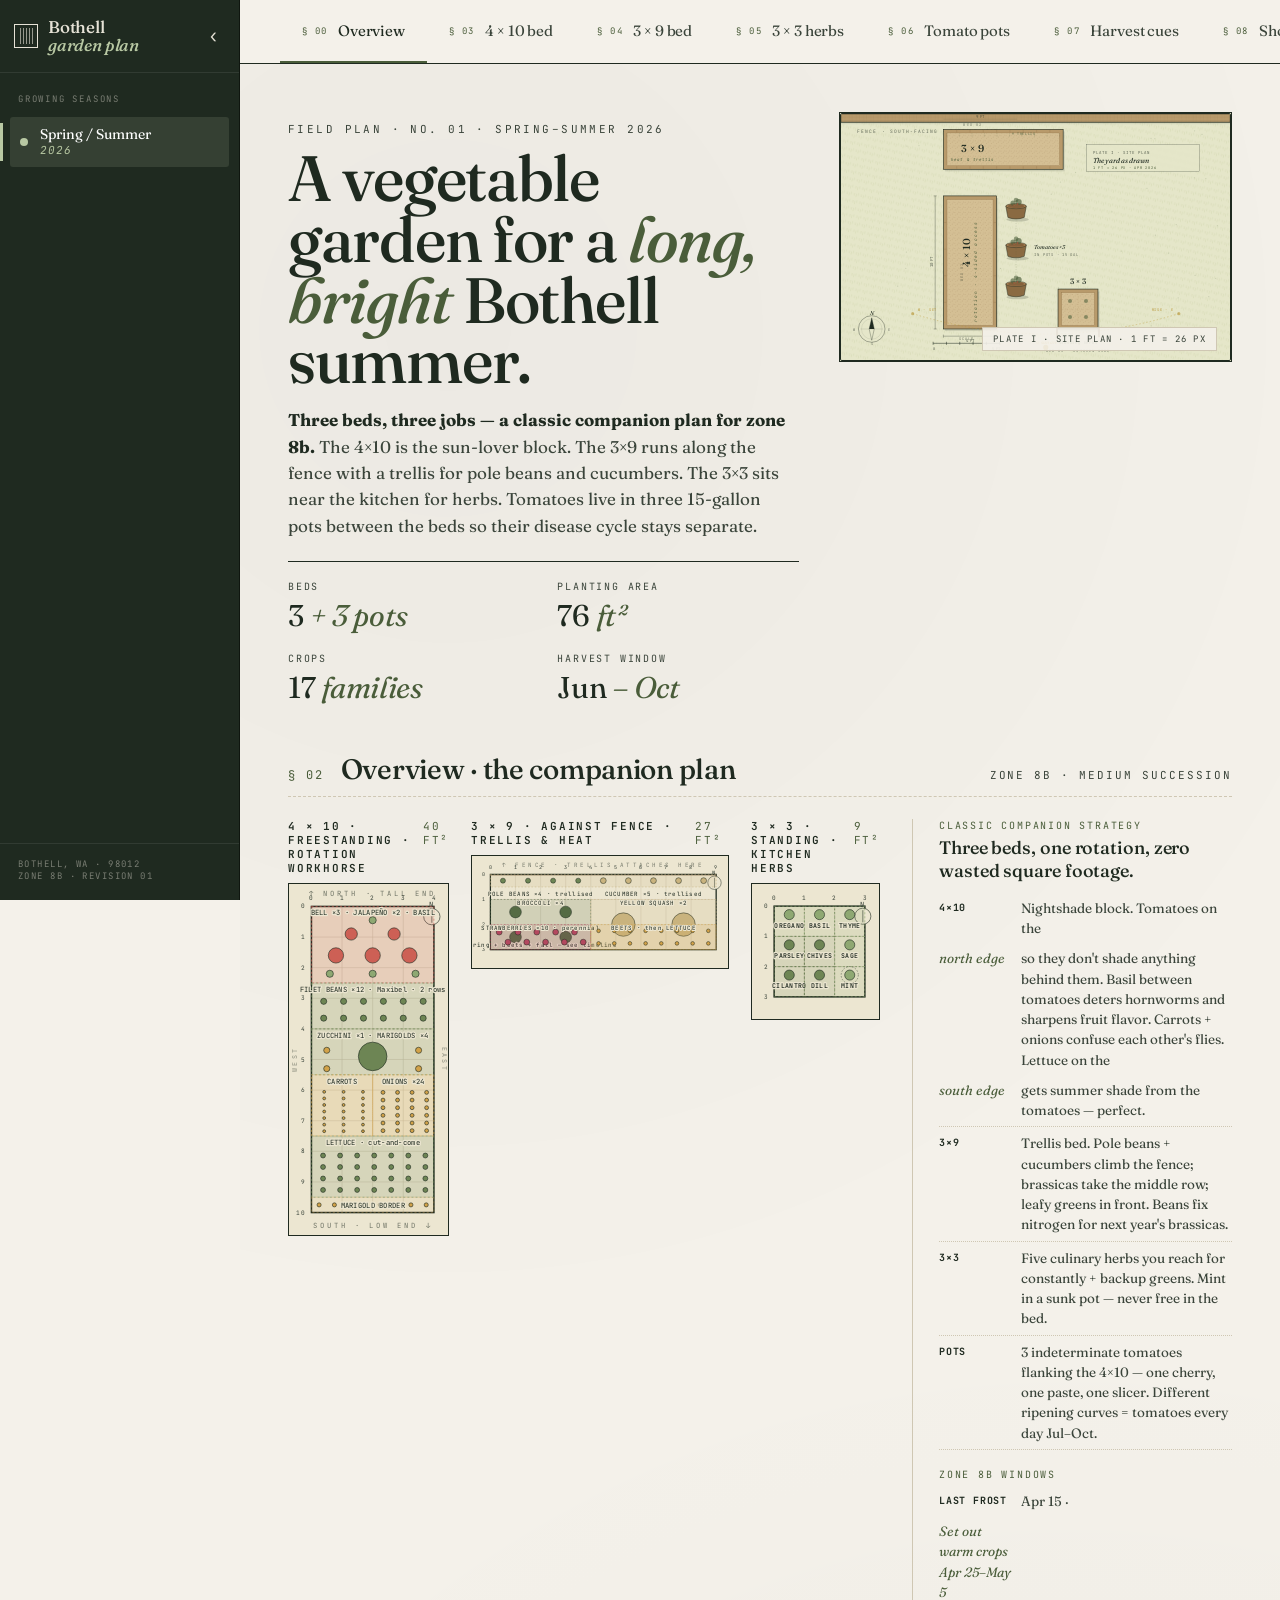
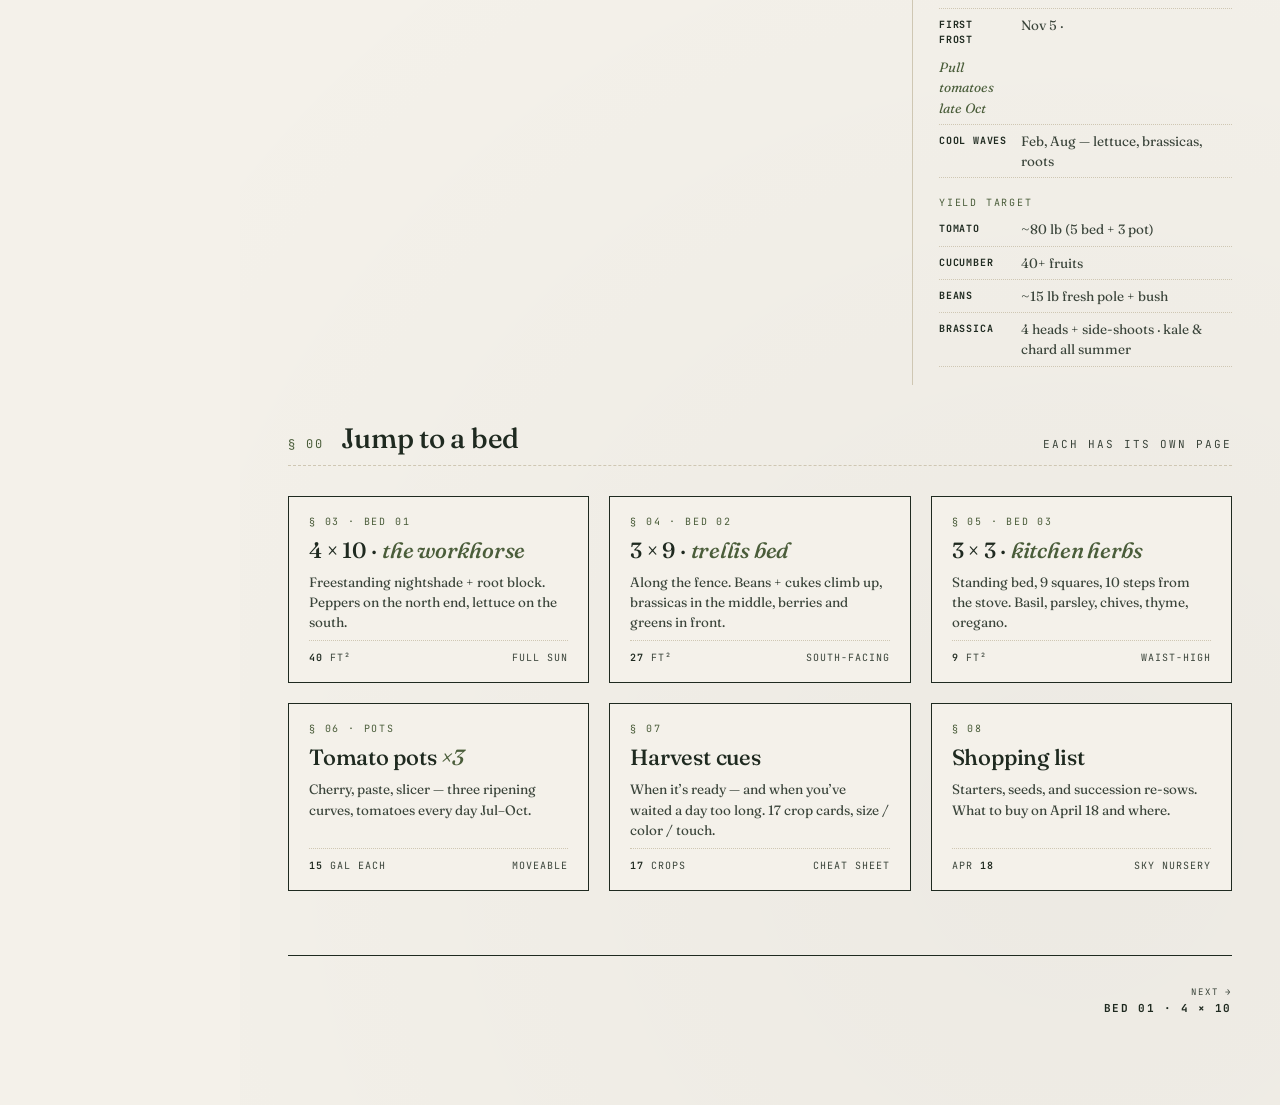
<file: index.html>
<!doctype html>
<html lang="en">
<head>
<meta charset="utf-8">
<meta name="viewport" content="width=device-width,initial-scale=1,minimum-scale=1">
<title>Overview — Bothell Garden Plan</title>
<link rel="preconnect" href="https://fonts.googleapis.com">
<link rel="preconnect" href="https://fonts.gstatic.com" crossorigin>
<link href="https://fonts.googleapis.com/css2?family=Fraunces:ital,opsz,wght@0,9..144,400;0,9..144,500;0,9..144,600;1,9..144,400&family=JetBrains+Mono:wght@400;500;600&display=swap" rel="stylesheet">
<link rel="stylesheet" href="styles.css">
</head>
<body class="site" data-tab="overview" data-season="spring-2026">
<main class="site-main"><div class="wrap">
<section class="hero">
  <div class="hero-copy">
    <div class="hero-eyebrow">Field Plan · No. 01 · Spring–Summer 2026</div>
    <h1>A vegetable garden for a <em>long, bright</em> Bothell summer.</h1>
    <p><b>Three beds, three jobs — a classic companion plan for zone 8b.</b> The 4×10 is the sun-lover block. The 3×9 runs along the fence with a trellis for pole beans and cucumbers. The 3×3 sits near the kitchen for herbs. Tomatoes live in three 15-gallon pots between the beds so their disease cycle stays separate.</p>
    <div class="hero-stats">
      <div class="hero-stat"><div class="k">Beds</div><div class="v">3 <em>+ 3 pots</em></div></div>
      <div class="hero-stat"><div class="k">Planting area</div><div class="v">76 <em>ft²</em></div></div>
      <div class="hero-stat"><div class="k">Crops</div><div class="v">17 <em>families</em></div></div>
      <div class="hero-stat"><div class="k">Harvest window</div><div class="v">Jun <em>– Oct</em></div></div>
    </div>
  </div>
  <div class="hero-plan" id="hero-plan">
    <div class="caption">Plate I · Site plan · 1 ft = 26 px</div>
  </div>
</section>

<div class="section-head">
  <span class="num">§ 02</span>
  <h2>Overview · the companion plan</h2>
  <span class="tag">Zone 8b · medium succession</span>
</div>
<div class="layout">
  <div class="beds" id="beds-overview"></div>
  <aside class="notes" id="notes-overview"></aside>
</div>

<div class="section-head">
  <span class="num">§ 00</span>
  <h2>Jump to a bed</h2>
  <span class="tag">Each has its own page</span>
</div>
<div class="ov-grid">
  <a class="ov-card" href="bed-4x10.html">
    <span class="ov-num">§ 03 · BED 01</span>
    <h3>4 × 10 · <em>the workhorse</em></h3>
    <p>Freestanding nightshade + root block. Peppers on the north end, lettuce on the south.</p>
    <div class="ov-meta"><span><b>40</b> ft²</span><span>Full sun</span></div>
  </a>
  <a class="ov-card" href="bed-3x9.html">
    <span class="ov-num">§ 04 · BED 02</span>
    <h3>3 × 9 · <em>trellis bed</em></h3>
    <p>Along the fence. Beans + cukes climb up, brassicas in the middle, berries and greens in front.</p>
    <div class="ov-meta"><span><b>27</b> ft²</span><span>South-facing</span></div>
  </a>
  <a class="ov-card" href="bed-3x3.html">
    <span class="ov-num">§ 05 · BED 03</span>
    <h3>3 × 3 · <em>kitchen herbs</em></h3>
    <p>Standing bed, 9 squares, 10 steps from the stove. Basil, parsley, chives, thyme, oregano.</p>
    <div class="ov-meta"><span><b>9</b> ft²</span><span>Waist-high</span></div>
  </a>
  <a class="ov-card" href="pots.html">
    <span class="ov-num">§ 06 · POTS</span>
    <h3>Tomato pots <em>×3</em></h3>
    <p>Cherry, paste, slicer — three ripening curves, tomatoes every day Jul–Oct.</p>
    <div class="ov-meta"><span><b>15</b> gal each</span><span>Moveable</span></div>
  </a>
  <a class="ov-card" href="harvest.html">
    <span class="ov-num">§ 07</span>
    <h3>Harvest cues</h3>
    <p>When it’s ready — and when you’ve waited a day too long. 17 crop cards, size / color / touch.</p>
    <div class="ov-meta"><span><b>17</b> crops</span><span>Cheat sheet</span></div>
  </a>
  <a class="ov-card" href="shopping.html">
    <span class="ov-num">§ 08</span>
    <h3>Shopping list</h3>
    <p>Starters, seeds, and succession re-sows. What to buy on April 18 and where.</p>
    <div class="ov-meta"><span>Apr <b>18</b></span><span>Sky Nursery</span></div>
  </a>
</div>


<div class="pager">
  <span></span>
  <a class="next" href="bed-4x10.html"><span class="role">Next →</span><b>Bed 01 · 4 × 10</b></a>
</div>

<script>
window.__mount = function(){
  const G = window.GardenPlan;
  document.getElementById('hero-plan').insertAdjacentHTML('afterbegin', G.sitePlan());
  document.getElementById('beds-overview').innerHTML =
    G.bedCard('4 × 10 · freestanding · rotation workhorse', '40 ft²', G.bed4x10_A()) +
    G.bedCard('3 × 9 · against fence · trellis & heat', '27 ft²', G.bed3x9_A()) +
    G.bedCard('3 × 3 · standing · kitchen herbs', '9 ft²', G.bed3x3_A());
  document.getElementById('notes-overview').innerHTML = G.notesA();
};
</script></div></main>
<script src="js/garden-plan.js"></script>
<script src="js/site-chrome.js"></script>
<script>
  if (window.__mount) window.__mount();
</script>
</body>
</html>
</file>
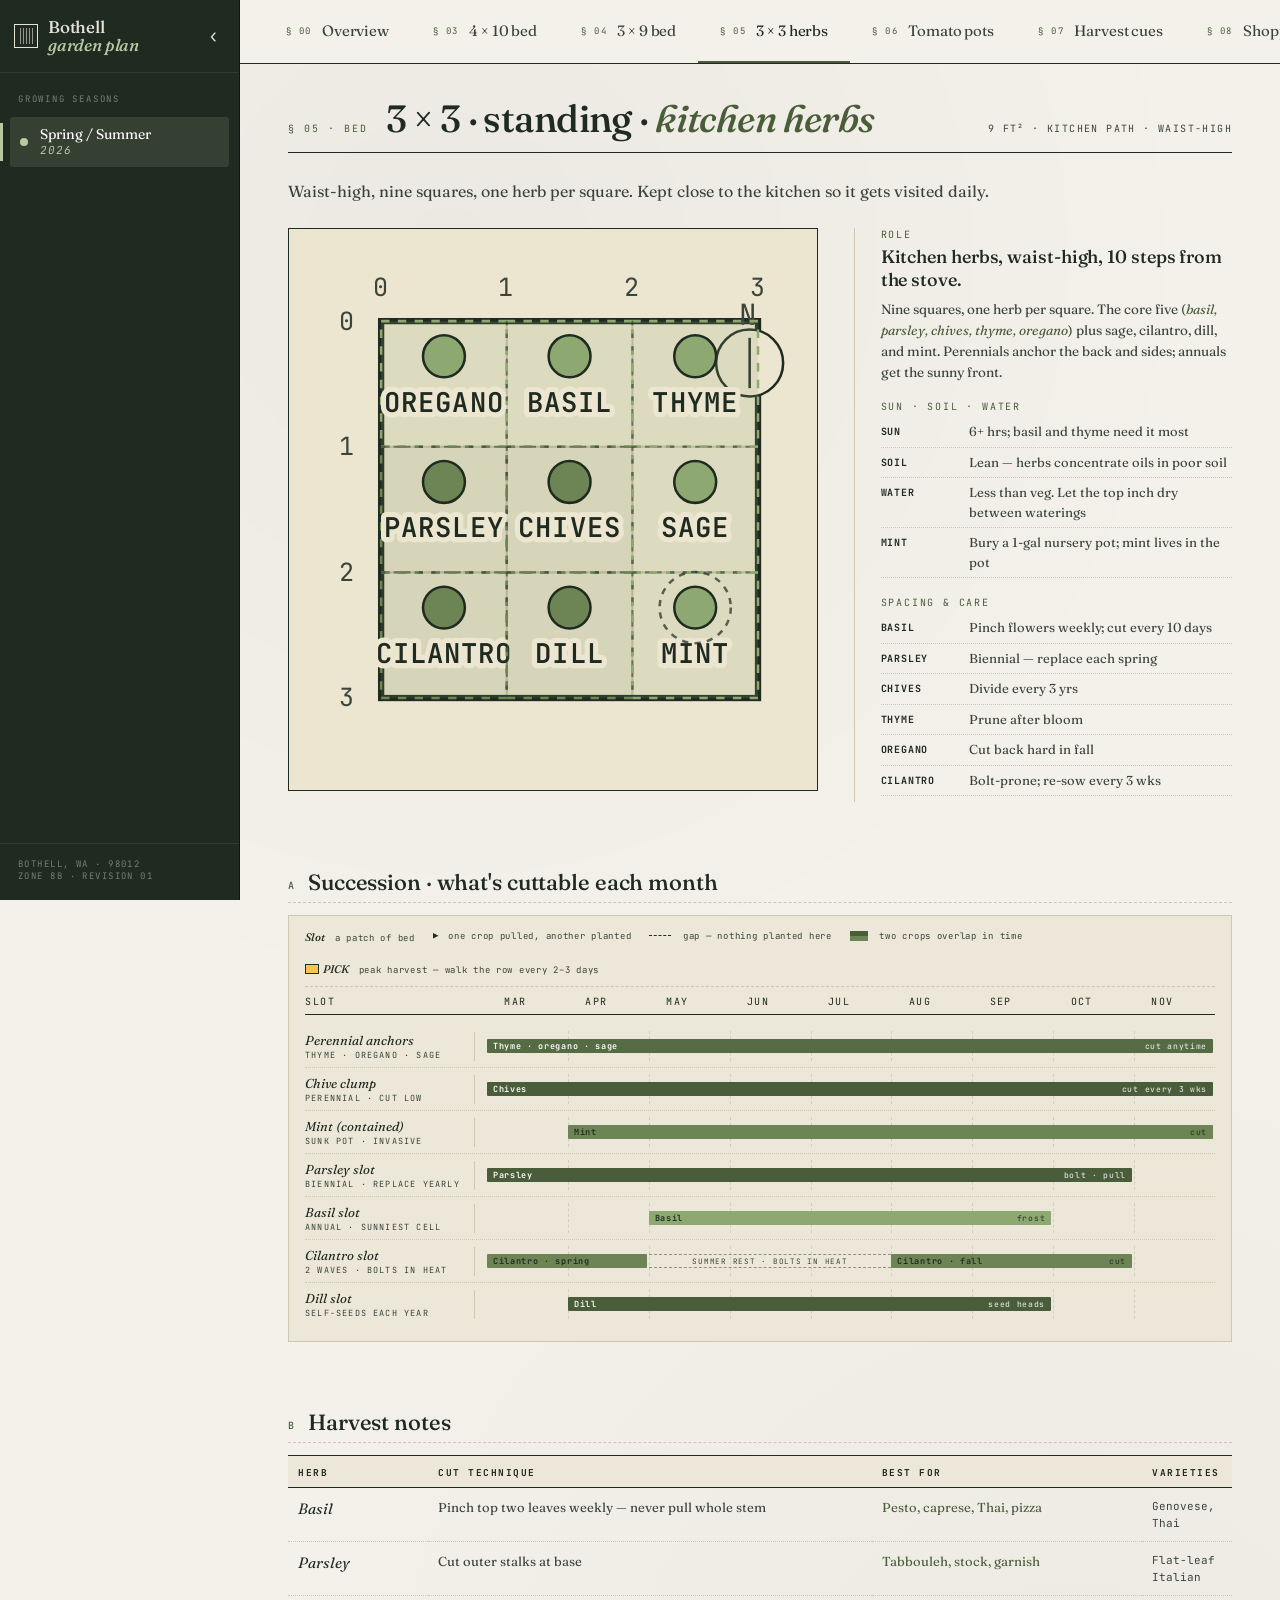
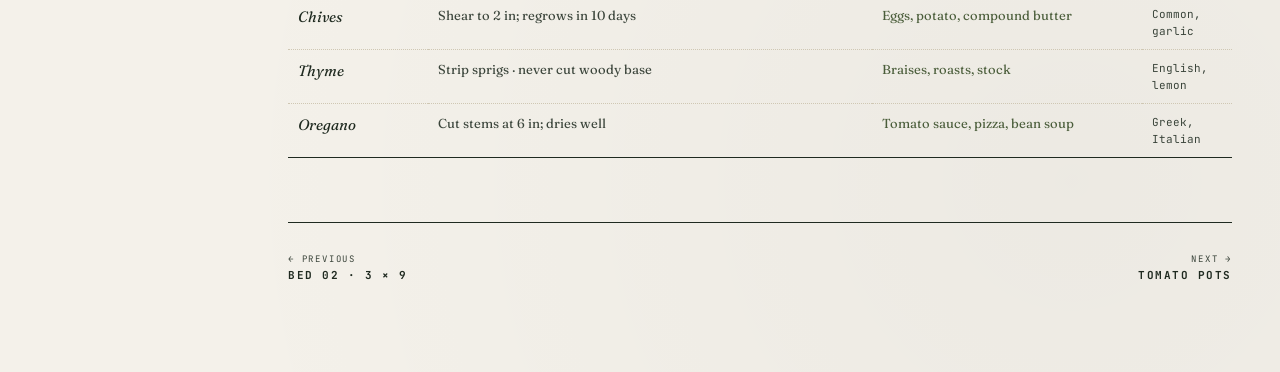
<file: bed-3x3.html>
<!doctype html>
<html lang="en">
<head>
<meta charset="utf-8">
<meta name="viewport" content="width=device-width,initial-scale=1,minimum-scale=1">
<title>3 × 3 herbs — Bothell Garden Plan</title>
<link rel="preconnect" href="https://fonts.googleapis.com">
<link rel="preconnect" href="https://fonts.gstatic.com" crossorigin>
<link href="https://fonts.googleapis.com/css2?family=Fraunces:ital,opsz,wght@0,9..144,400;0,9..144,500;0,9..144,600;1,9..144,400&family=JetBrains+Mono:wght@400;500;600&display=swap" rel="stylesheet">
<link rel="stylesheet" href="styles.css">
</head>
<body class="site" data-tab="bed-3x3" data-season="spring-2026">
<main class="site-main"><div class="wrap">
<div class="page-head">
  <span class="eyebrow">§ 05 · Bed</span>
  <h1>3 × 3 · standing · <em>kitchen herbs</em></h1>
  <span class="meta">9 ft² · kitchen path · waist-high</span>
</div>
<p style="font-size:16px;line-height:1.55;color:var(--ink-2);max-width:72ch;margin:0 0 24px">Waist-high, nine squares, one herb per square. Kept close to the kitchen so it gets visited daily.</p>
<div class="bed-page-body" id="bed-body"></div>

<div class="pager">
  <a href="bed-3x9.html"><span class="role">← Previous</span><b>Bed 02 · 3 × 9</b></a>
  <a class="next" href="pots.html"><span class="role">Next →</span><b>Tomato pots</b></a>
</div>
<script>
window.__mount = function(){
  document.getElementById('bed-body').innerHTML = window.GardenPlan.bedPage_33();
};
</script></div></main>
<script src="js/garden-plan.js"></script>
<script src="js/site-chrome.js"></script>
<script>
  if (window.__mount) window.__mount();
</script>
</body>
</html>
</file>
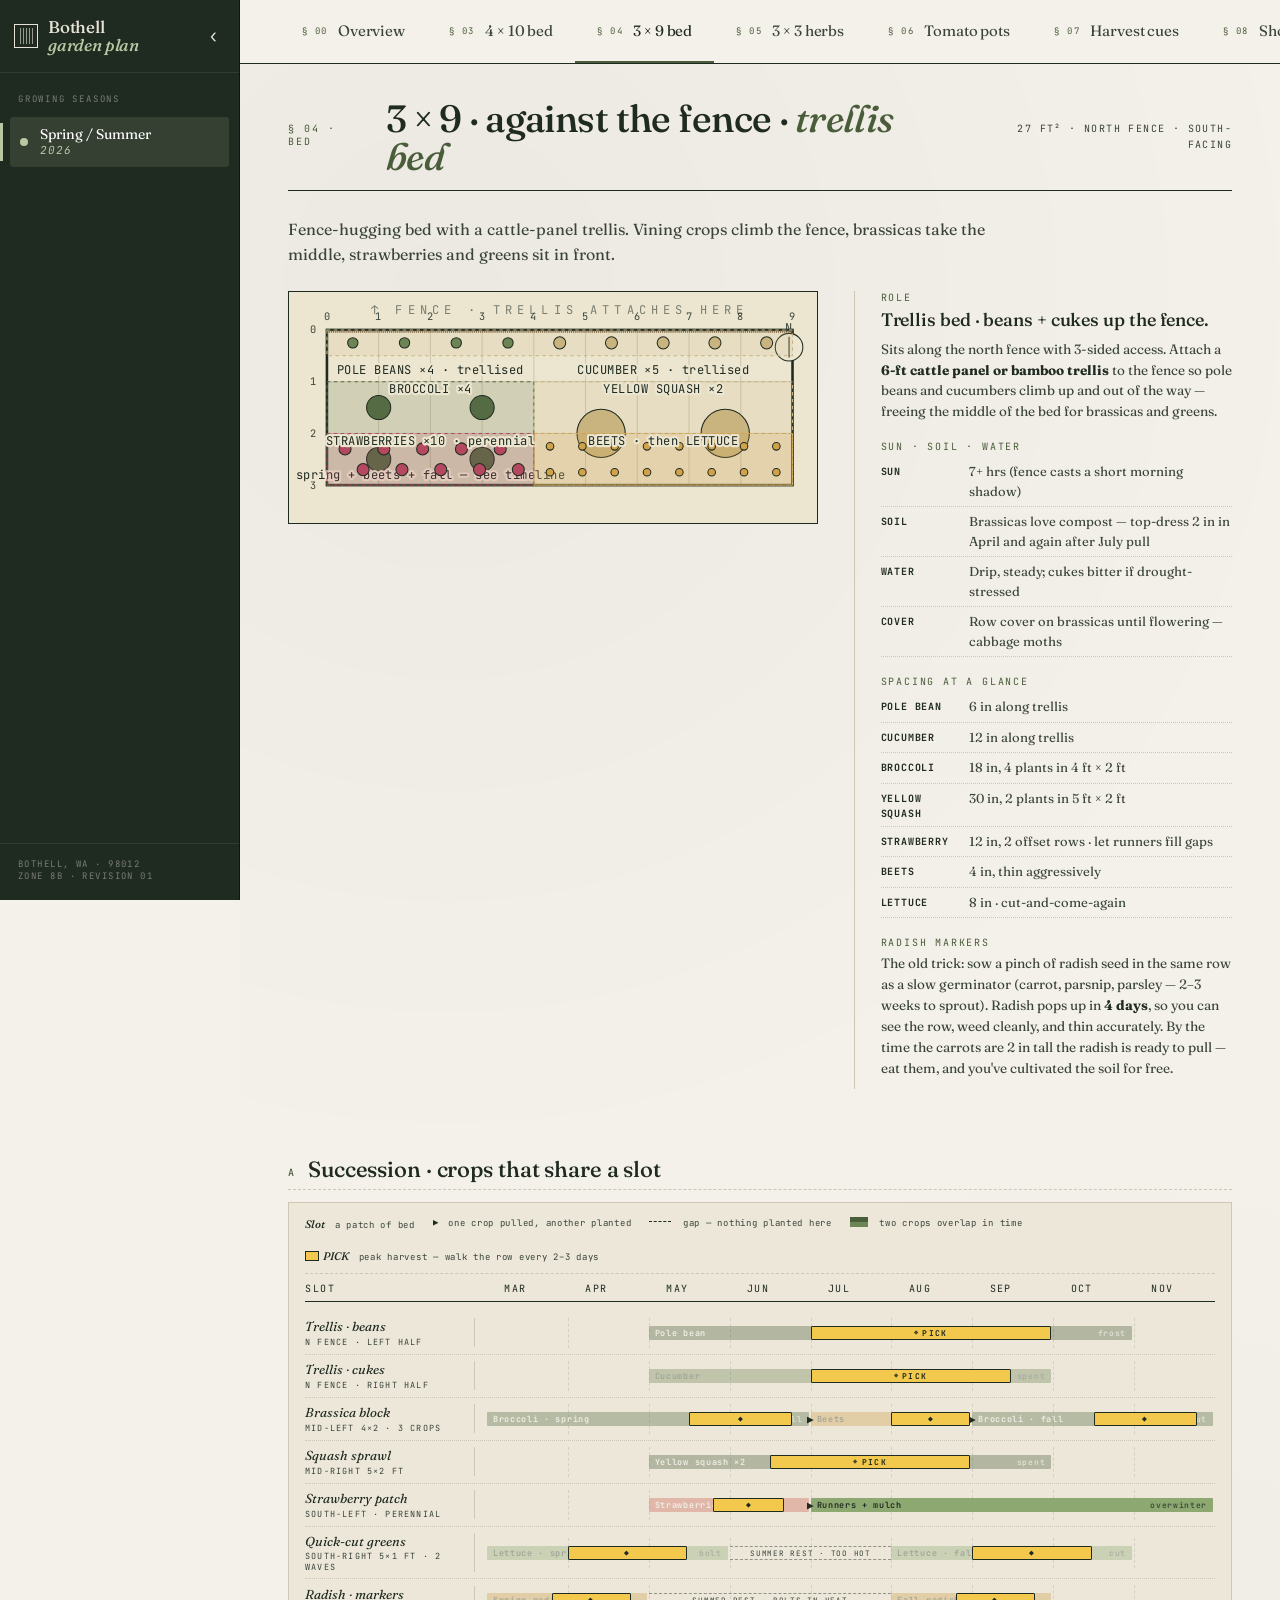
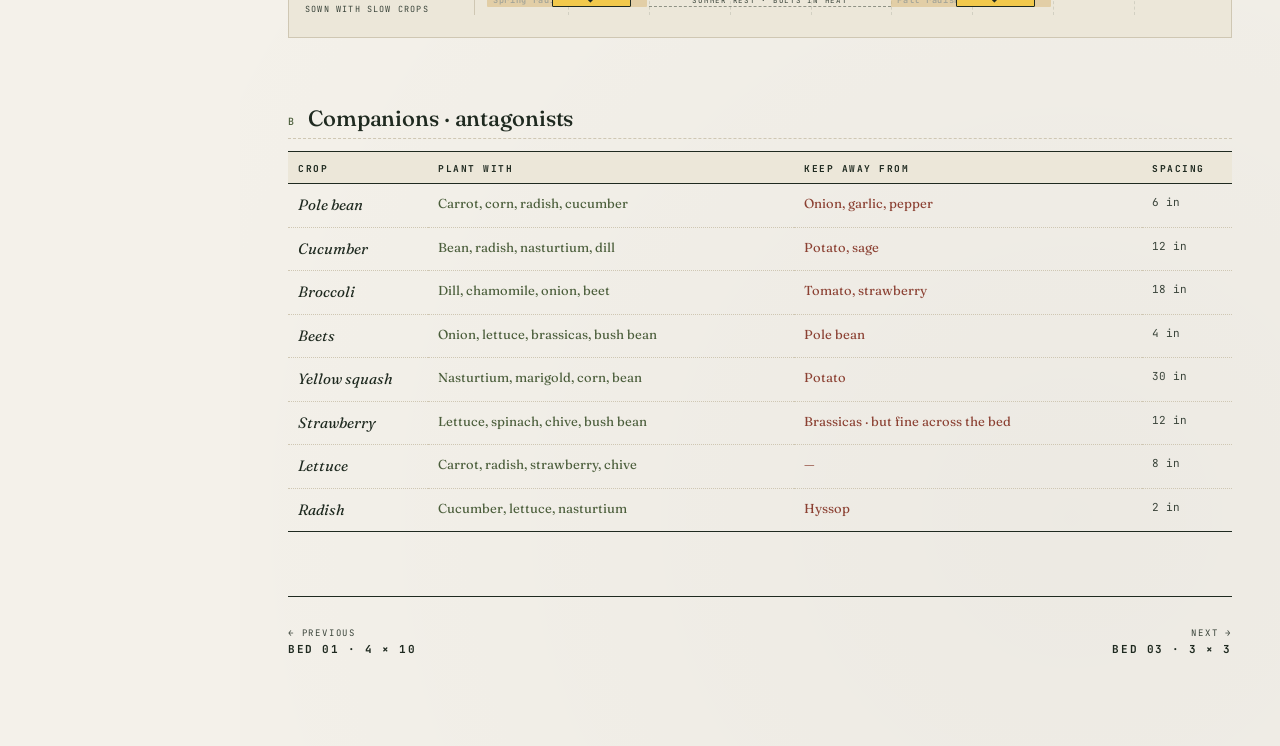
<file: bed-3x9.html>
<!doctype html>
<html lang="en">
<head>
<meta charset="utf-8">
<meta name="viewport" content="width=device-width,initial-scale=1,minimum-scale=1">
<title>3 × 9 bed — Bothell Garden Plan</title>
<link rel="preconnect" href="https://fonts.googleapis.com">
<link rel="preconnect" href="https://fonts.gstatic.com" crossorigin>
<link href="https://fonts.googleapis.com/css2?family=Fraunces:ital,opsz,wght@0,9..144,400;0,9..144,500;0,9..144,600;1,9..144,400&family=JetBrains+Mono:wght@400;500;600&display=swap" rel="stylesheet">
<link rel="stylesheet" href="styles.css">
</head>
<body class="site" data-tab="bed-3x9" data-season="spring-2026">
<main class="site-main"><div class="wrap">
<div class="page-head">
  <span class="eyebrow">§ 04 · Bed</span>
  <h1>3 × 9 · against the fence · <em>trellis bed</em></h1>
  <span class="meta">27 ft² · north fence · south-facing</span>
</div>
<p style="font-size:16px;line-height:1.55;color:var(--ink-2);max-width:72ch;margin:0 0 24px">Fence-hugging bed with a cattle-panel trellis. Vining crops climb the fence, brassicas take the middle, strawberries and greens sit in front.</p>
<div class="bed-page-body" id="bed-body"></div>

<div class="pager">
  <a href="bed-4x10.html"><span class="role">← Previous</span><b>Bed 01 · 4 × 10</b></a>
  <a class="next" href="bed-3x3.html"><span class="role">Next →</span><b>Bed 03 · 3 × 3</b></a>
</div>
<script>
window.__mount = function(){
  document.getElementById('bed-body').innerHTML = window.GardenPlan.bedPage_39();
};
</script></div></main>
<script src="js/garden-plan.js"></script>
<script src="js/site-chrome.js"></script>
<script>
  if (window.__mount) window.__mount();
</script>
</body>
</html>
</file>
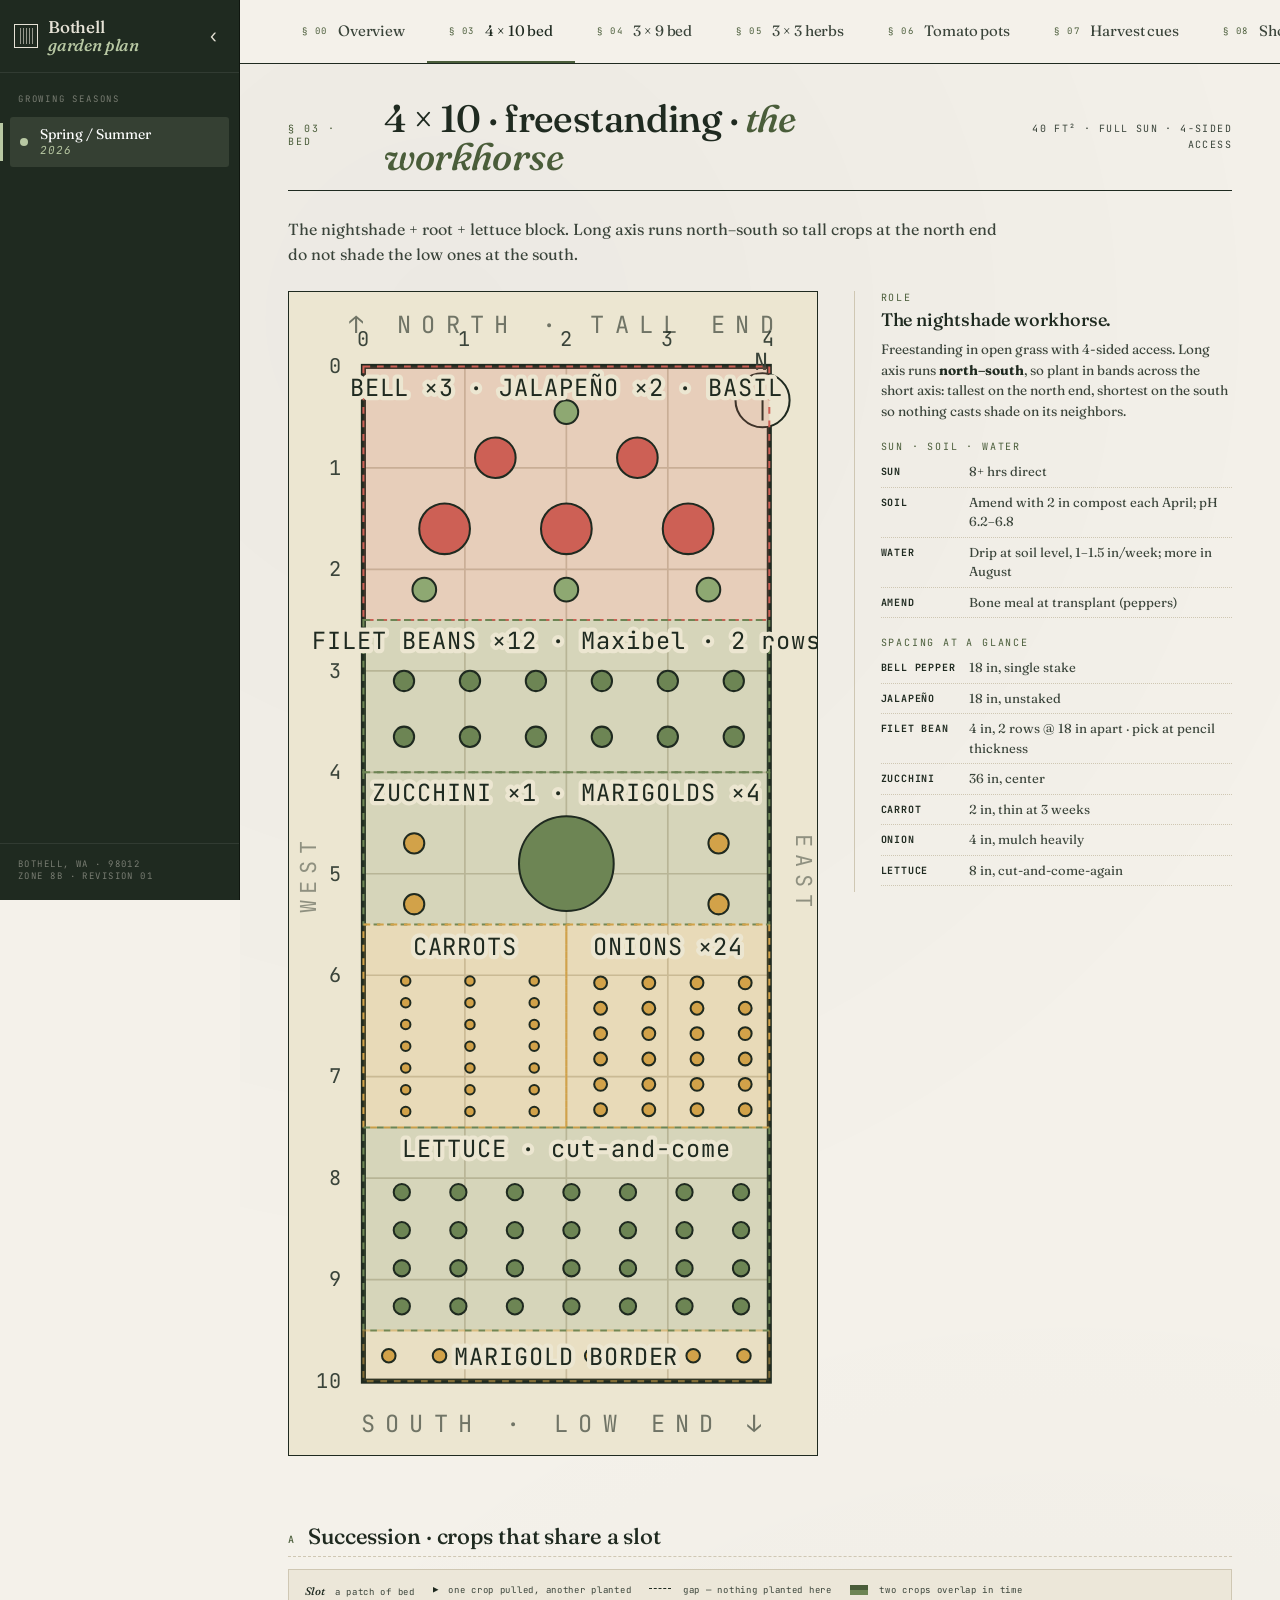
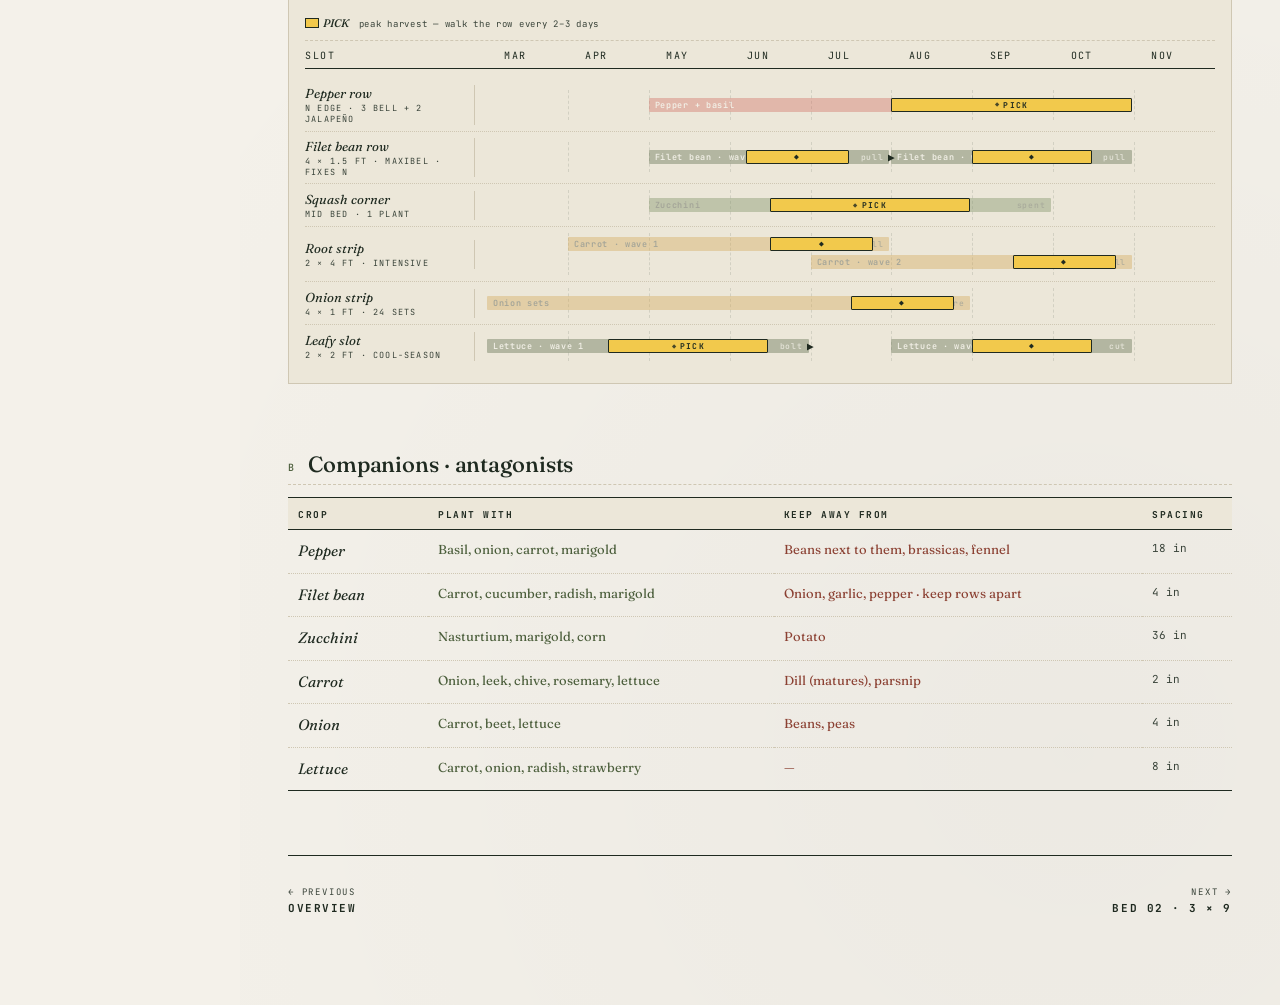
<file: bed-4x10.html>
<!doctype html>
<html lang="en">
<head>
<meta charset="utf-8">
<meta name="viewport" content="width=device-width,initial-scale=1,minimum-scale=1">
<title>4 × 10 bed — Bothell Garden Plan</title>
<link rel="preconnect" href="https://fonts.googleapis.com">
<link rel="preconnect" href="https://fonts.gstatic.com" crossorigin>
<link href="https://fonts.googleapis.com/css2?family=Fraunces:ital,opsz,wght@0,9..144,400;0,9..144,500;0,9..144,600;1,9..144,400&family=JetBrains+Mono:wght@400;500;600&display=swap" rel="stylesheet">
<link rel="stylesheet" href="styles.css">
</head>
<body class="site" data-tab="bed-4x10" data-season="spring-2026">
<main class="site-main"><div class="wrap">
<div class="page-head">
  <span class="eyebrow">§ 03 · Bed</span>
  <h1>4 × 10 · freestanding · <em>the workhorse</em></h1>
  <span class="meta">40 ft² · full sun · 4-sided access</span>
</div>
<p style="font-size:16px;line-height:1.55;color:var(--ink-2);max-width:72ch;margin:0 0 24px">The nightshade + root + lettuce block. Long axis runs north–south so tall crops at the north end do not shade the low ones at the south.</p>
<div class="bed-page-body" id="bed-body"></div>

<div class="pager">
  <a href="index.html"><span class="role">← Previous</span><b>Overview</b></a>
  <a class="next" href="bed-3x9.html"><span class="role">Next →</span><b>Bed 02 · 3 × 9</b></a>
</div>
<script>
window.__mount = function(){
  document.getElementById('bed-body').innerHTML = window.GardenPlan.bedPage_410();
};
</script></div></main>
<script src="js/garden-plan.js"></script>
<script src="js/site-chrome.js"></script>
<script>
  if (window.__mount) window.__mount();
</script>
</body>
</html>
</file>
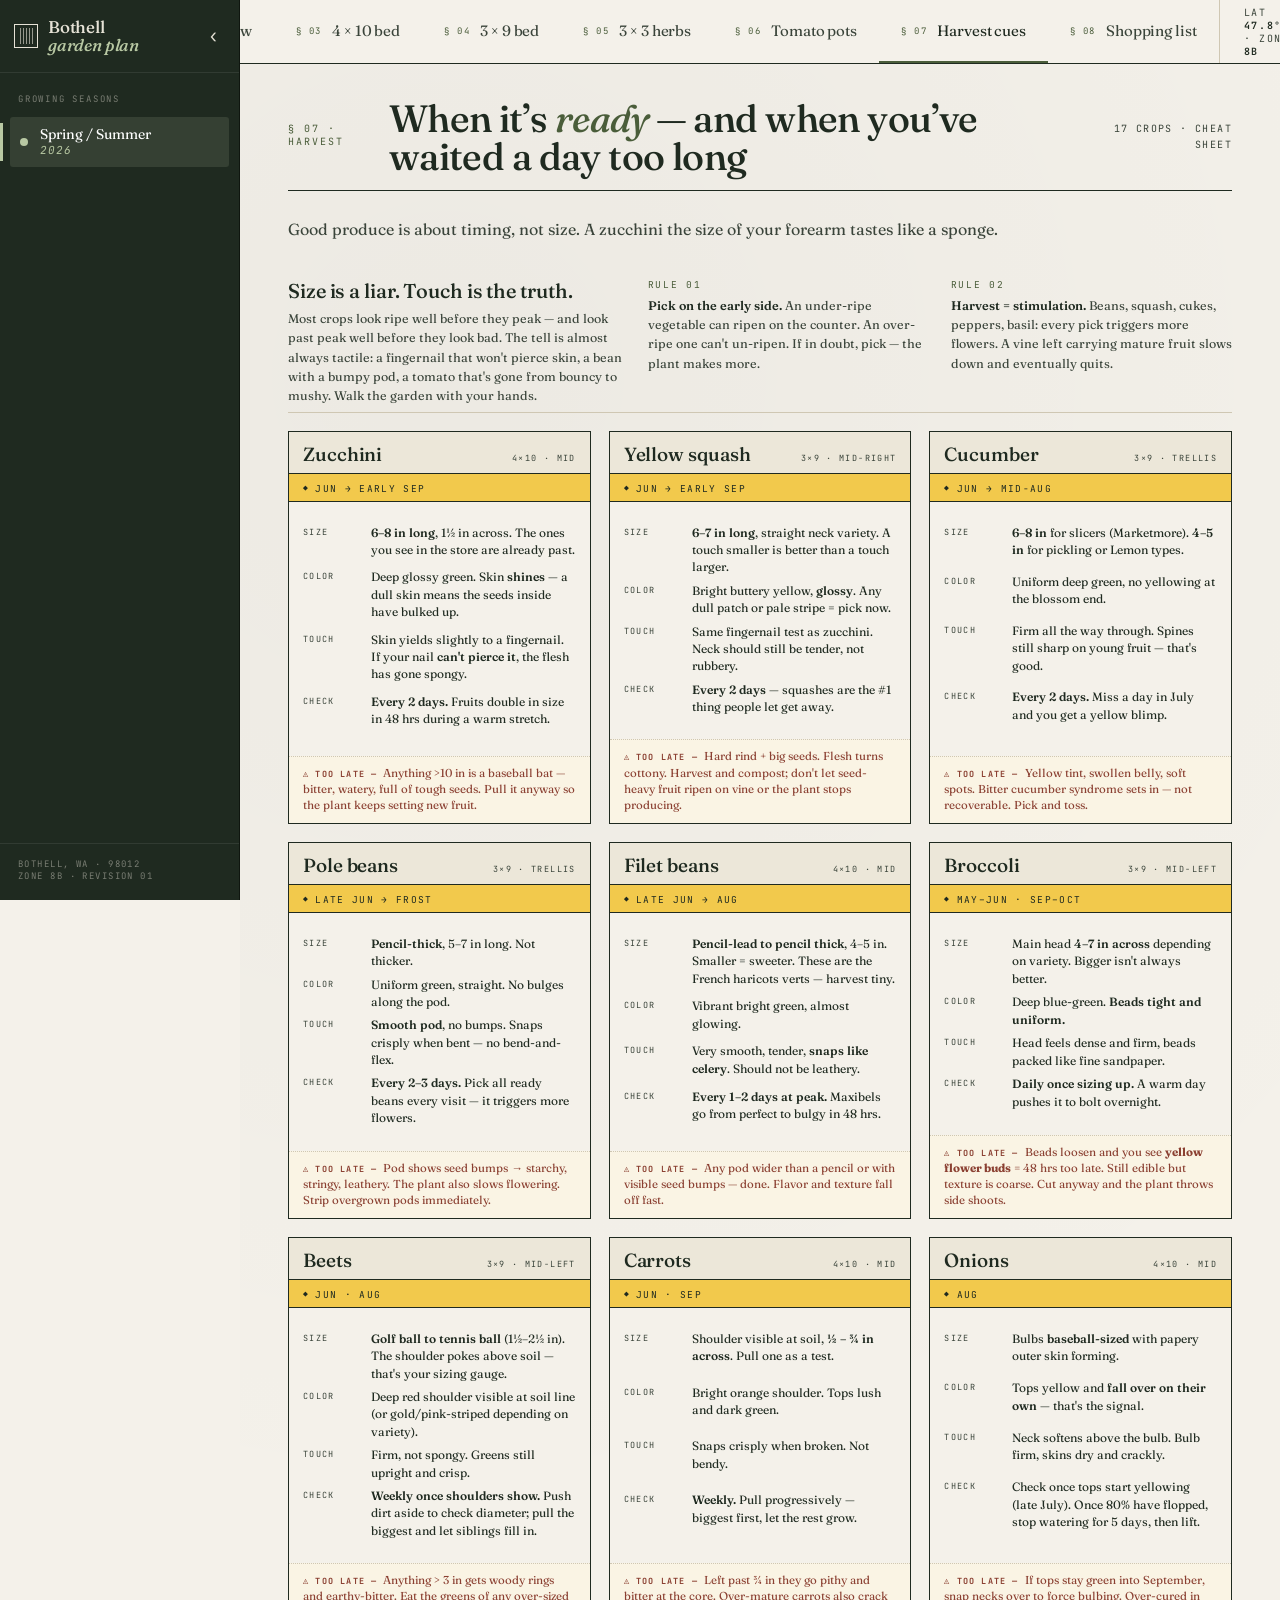
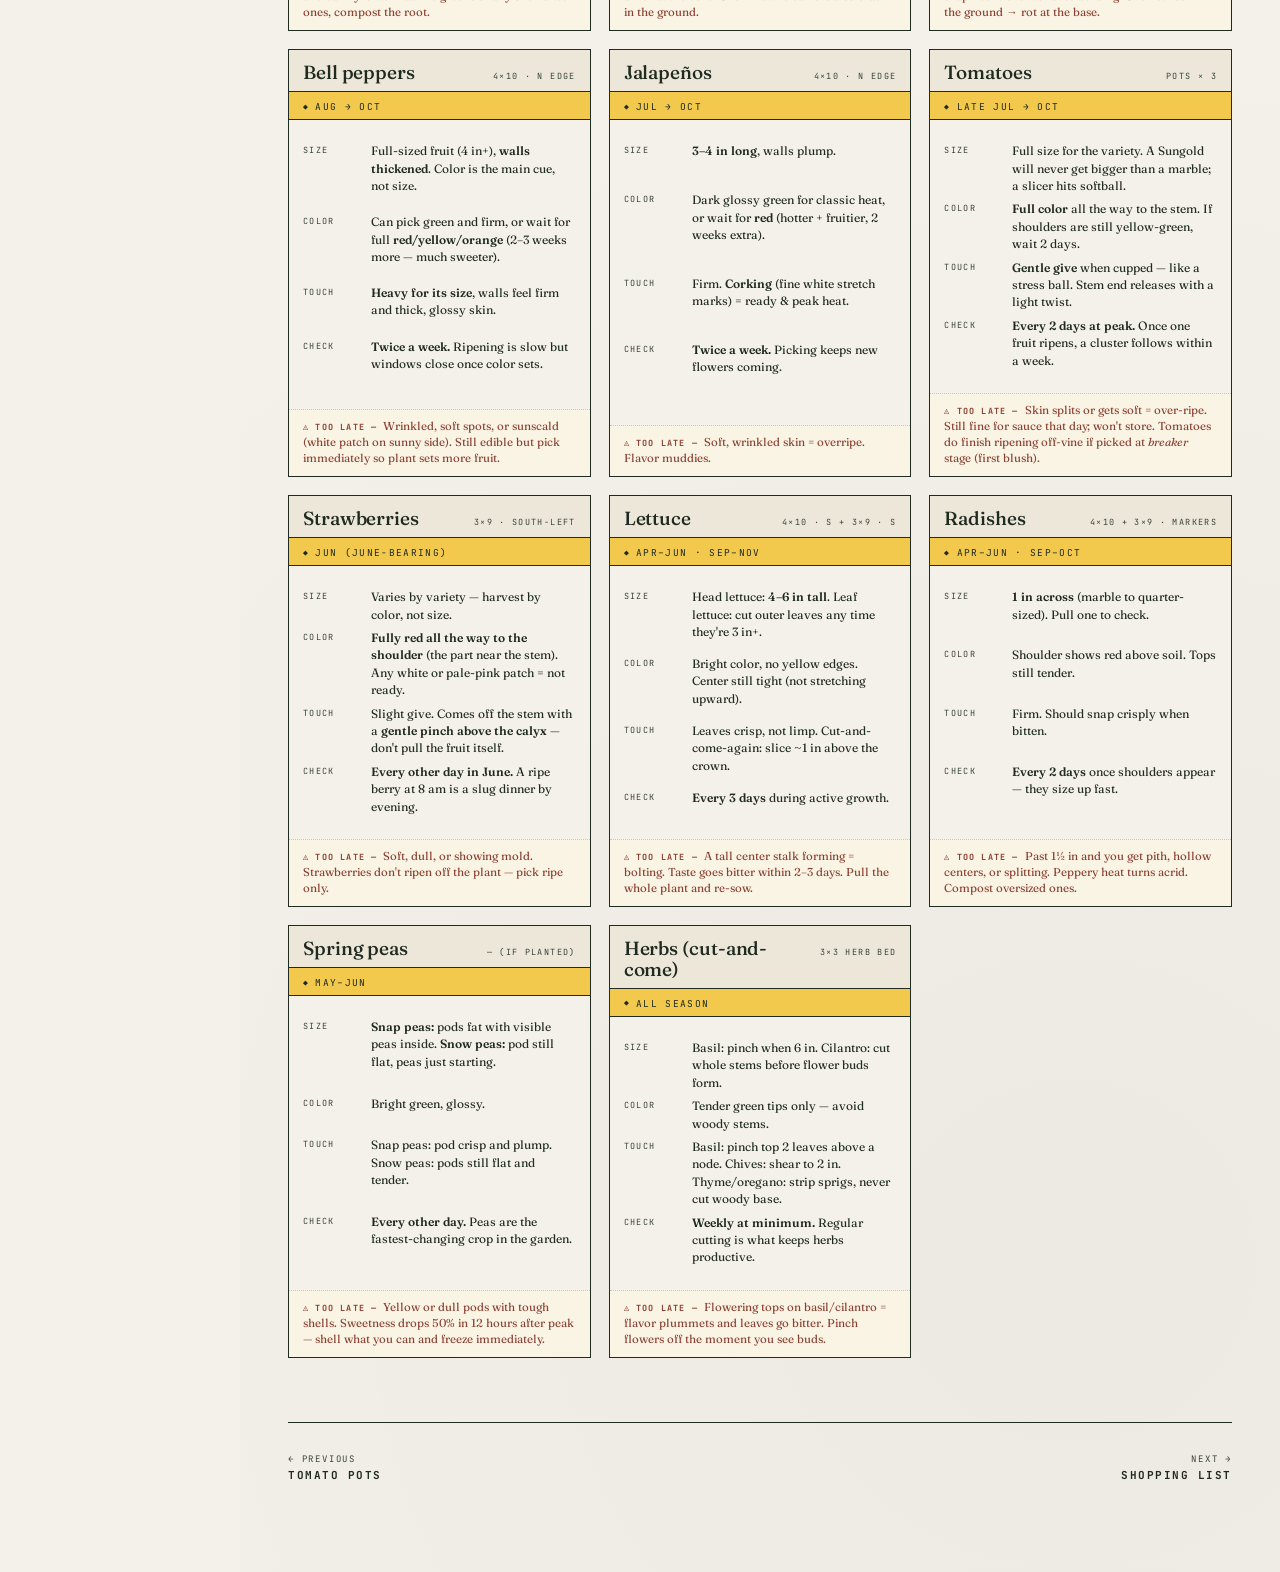
<file: harvest.html>
<!doctype html>
<html lang="en">
<head>
<meta charset="utf-8">
<meta name="viewport" content="width=device-width,initial-scale=1,minimum-scale=1">
<title>Harvest cues — Bothell Garden Plan</title>
<link rel="preconnect" href="https://fonts.googleapis.com">
<link rel="preconnect" href="https://fonts.gstatic.com" crossorigin>
<link href="https://fonts.googleapis.com/css2?family=Fraunces:ital,opsz,wght@0,9..144,400;0,9..144,500;0,9..144,600;1,9..144,400&family=JetBrains+Mono:wght@400;500;600&display=swap" rel="stylesheet">
<link rel="stylesheet" href="styles.css">
</head>
<body class="site" data-tab="harvest" data-season="spring-2026">
<main class="site-main"><div class="wrap">
<div class="page-head">
  <span class="eyebrow">§ 07 · Harvest</span>
  <h1>When it’s <em>ready</em> — and when you’ve waited a day too long</h1>
  <span class="meta">17 crops · cheat sheet</span>
</div>
<p style="font-size:16px;line-height:1.55;color:var(--ink-2);max-width:72ch;margin:0 0 20px">Good produce is about timing, not size. A zucchini the size of your forearm tastes like a sponge.</p>
<div id="harvest-body"></div>

<div class="pager">
  <a href="pots.html"><span class="role">← Previous</span><b>Tomato pots</b></a>
  <a class="next" href="shopping.html"><span class="role">Next →</span><b>Shopping list</b></a>
</div>
<script>
window.__mount = function(){
  document.getElementById('harvest-body').innerHTML = window.GardenPlan.harvestCues();
};
</script>
</div></main>
<script src="js/garden-plan.js"></script>
<script src="js/site-chrome.js"></script>
<script>
  if (window.__mount) window.__mount();
</script>
</body>
</html>
</file>
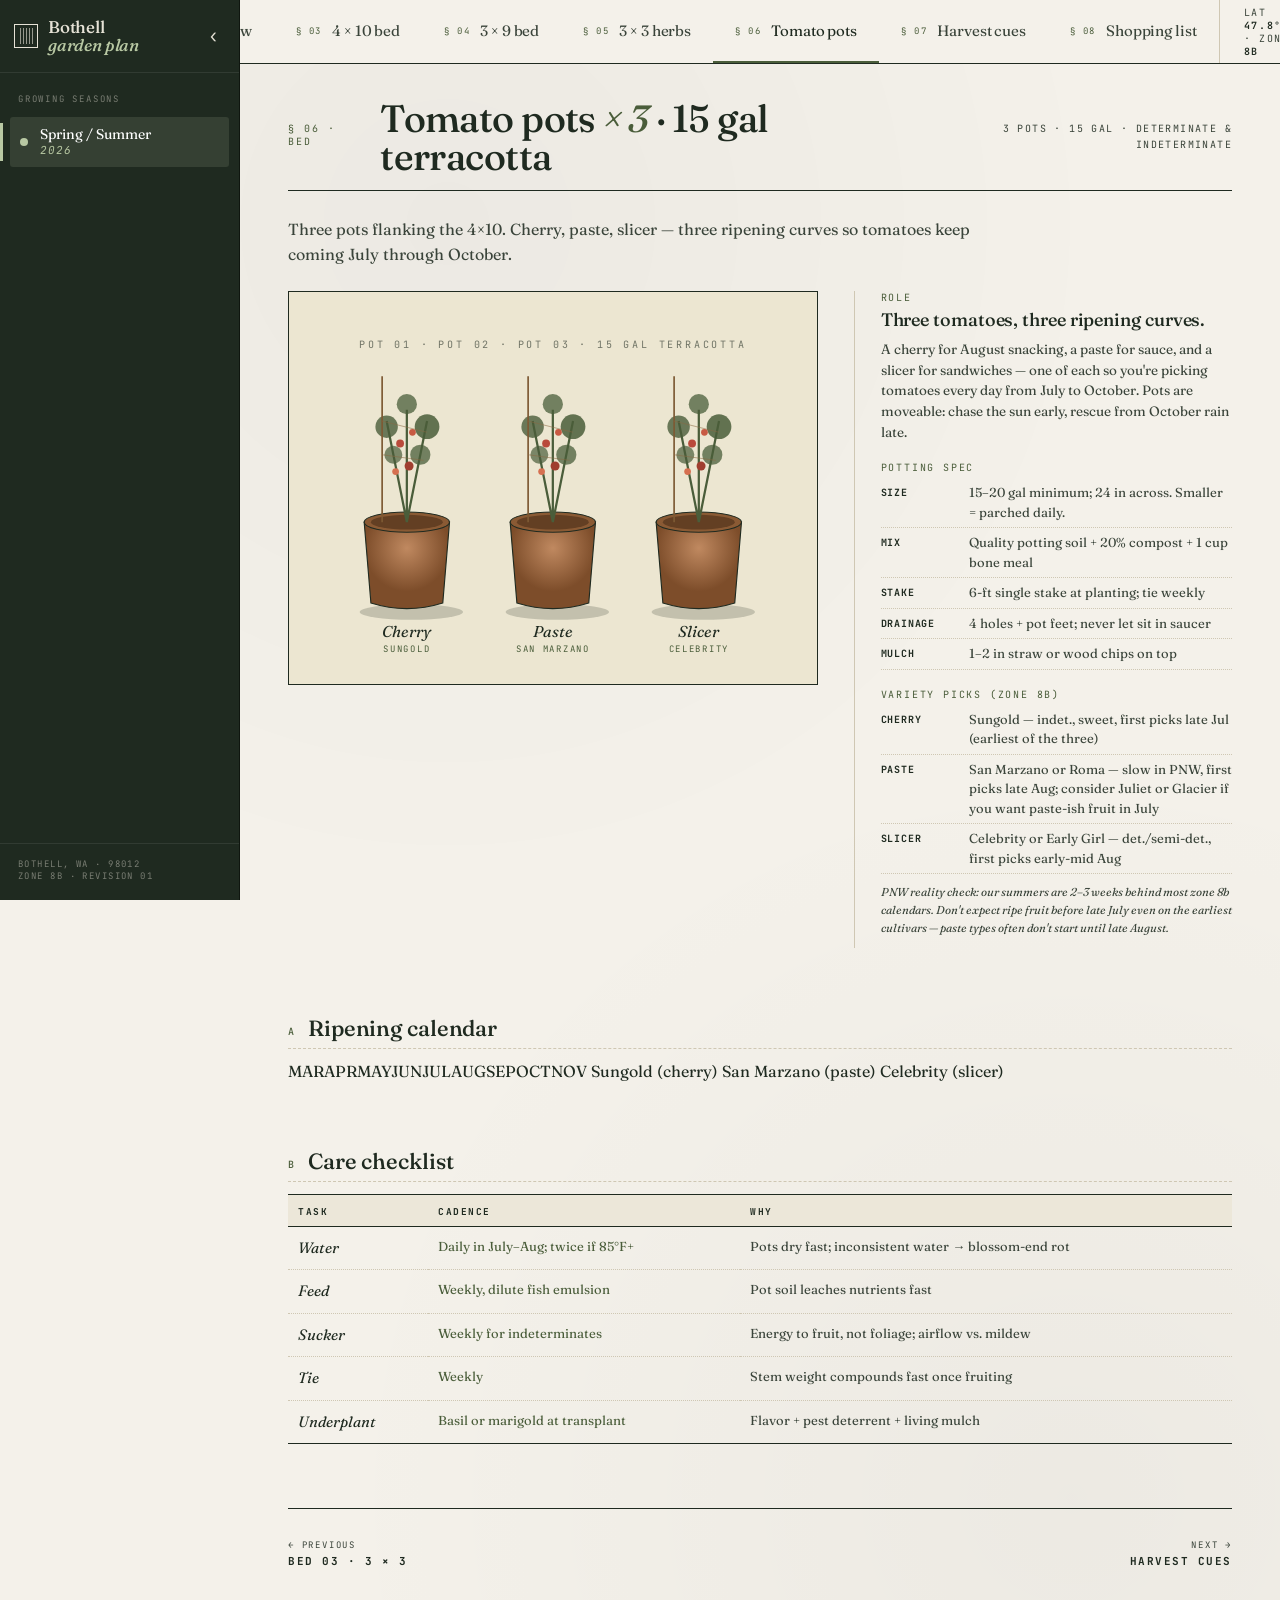
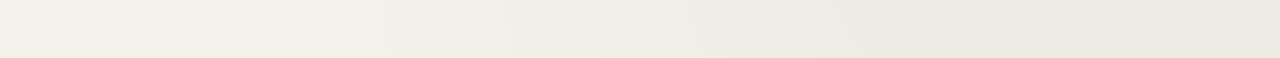
<file: pots.html>
<!doctype html>
<html lang="en">
<head>
<meta charset="utf-8">
<meta name="viewport" content="width=device-width,initial-scale=1,minimum-scale=1">
<title>Tomato pots — Bothell Garden Plan</title>
<link rel="preconnect" href="https://fonts.googleapis.com">
<link rel="preconnect" href="https://fonts.gstatic.com" crossorigin>
<link href="https://fonts.googleapis.com/css2?family=Fraunces:ital,opsz,wght@0,9..144,400;0,9..144,500;0,9..144,600;1,9..144,400&family=JetBrains+Mono:wght@400;500;600&display=swap" rel="stylesheet">
<link rel="stylesheet" href="styles.css">
</head>
<body class="site" data-tab="pots" data-season="spring-2026">
<main class="site-main"><div class="wrap">
<div class="page-head">
  <span class="eyebrow">§ 06 · Bed</span>
  <h1>Tomato pots <em>× 3</em> · 15 gal terracotta</h1>
  <span class="meta">3 pots · 15 gal · determinate & indeterminate</span>
</div>
<p style="font-size:16px;line-height:1.55;color:var(--ink-2);max-width:72ch;margin:0 0 24px">Three pots flanking the 4×10. Cherry, paste, slicer — three ripening curves so tomatoes keep coming July through October.</p>
<div class="bed-page-body" id="bed-body"></div>

<div class="pager">
  <a href="bed-3x3.html"><span class="role">← Previous</span><b>Bed 03 · 3 × 3</b></a>
  <a class="next" href="harvest.html"><span class="role">Next →</span><b>Harvest cues</b></a>
</div>
<script>
window.__mount = function(){
  document.getElementById('bed-body').innerHTML = window.GardenPlan.bedPage_pots();
};
</script></div></main>
<script src="js/garden-plan.js"></script>
<script src="js/site-chrome.js"></script>
<script>
  if (window.__mount) window.__mount();
</script>
</body>
</html>
</file>
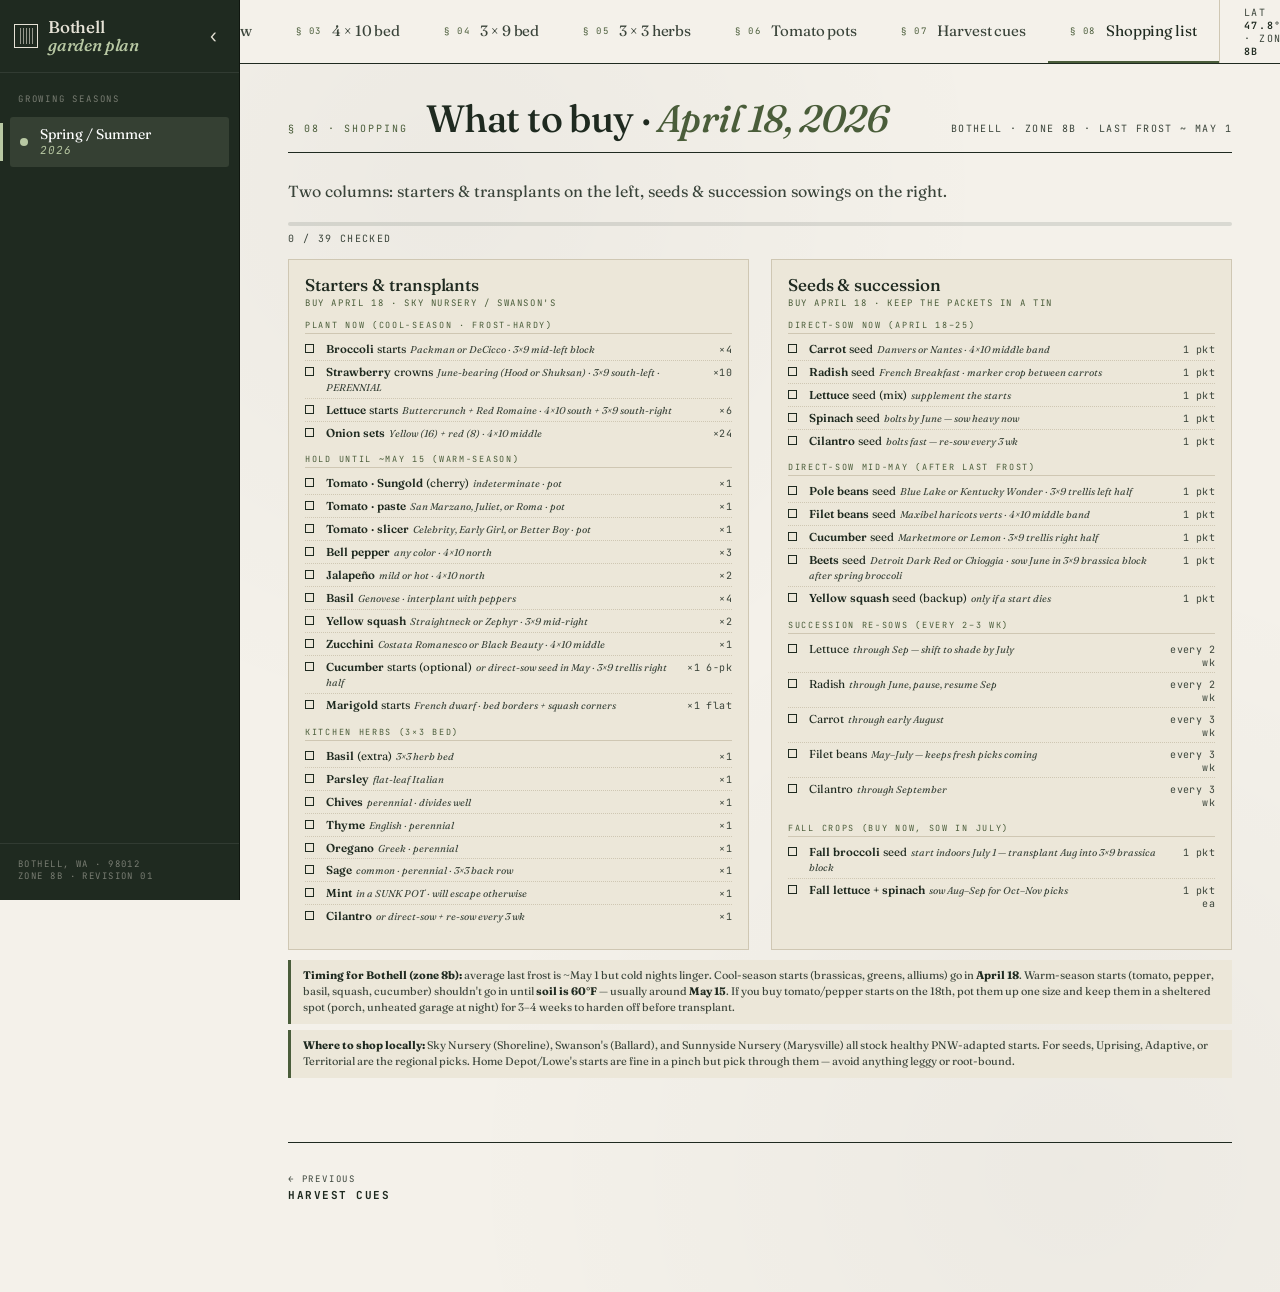
<file: shopping.html>
<!doctype html>
<html lang="en">
<head>
<meta charset="utf-8">
<meta name="viewport" content="width=device-width,initial-scale=1,minimum-scale=1">
<title>Shopping list — Bothell Garden Plan</title>
<link rel="preconnect" href="https://fonts.googleapis.com">
<link rel="preconnect" href="https://fonts.gstatic.com" crossorigin>
<link href="https://fonts.googleapis.com/css2?family=Fraunces:ital,opsz,wght@0,9..144,400;0,9..144,500;0,9..144,600;1,9..144,400&family=JetBrains+Mono:wght@400;500;600&display=swap" rel="stylesheet">
<link rel="stylesheet" href="styles.css">
</head>
<body class="site" data-tab="shopping" data-season="spring-2026">
<main class="site-main"><div class="wrap">
<div class="page-head">
  <span class="eyebrow">§ 08 · Shopping</span>
  <h1>What to buy · <em>April 18, 2026</em></h1>
  <span class="meta">Bothell · zone 8b · last frost ~ May 1</span>
</div>
<p style="font-size:16px;line-height:1.55;color:var(--ink-2);max-width:72ch;margin:0 0 16px">Two columns: starters & transplants on the left, seeds & succession sowings on the right.</p>
<div id="shop-body"></div>

<div class="pager">
  <a href="harvest.html"><span class="role">← Previous</span><b>Harvest cues</b></a>
  <span></span>
</div>
<script>
window.__mount = function(){
  document.getElementById('shop-body').innerHTML = window.GardenPlan.shoppingList();
  window.GardenPlan.initShoppingChecks(document.getElementById('shop-body'));
};
</script>
</div></main>
<script src="js/garden-plan.js"></script>
<script src="js/site-chrome.js"></script>
<script>
  if (window.__mount) window.__mount();
</script>
</body>
</html>
</file>
<file: styles.css>
:root{
    --paper:#f4f1ea;
    --paper-2:#ece7d9;
    --ink:#1f2a20;
    --ink-2:#3a443a;
    --rule:#cfc7b3;
    --green:#4a5d3a;
    --green-2:#6d8554;
    --green-3:#8ea872;
    --soil:#7a5a38;
    --tomato:oklch(0.62 0.14 28);
    --ochre:oklch(0.74 0.12 80);
    --sky:oklch(0.68 0.08 230);
  }
  *{box-sizing:border-box}
  html,body{margin:0;padding:0;background:var(--paper);color:var(--ink);font-family:"Fraunces",Georgia,serif;font-optical-sizing:auto}
  body{
    background-image:
      linear-gradient(var(--paper),var(--paper)),
      radial-gradient(circle at 20% 10%, rgba(0,0,0,0.04), transparent 40%),
      radial-gradient(circle at 80% 90%, rgba(0,0,0,0.04), transparent 45%);
    background-blend-mode:multiply;
    padding:56px 48px 80px;
    min-height:100vh;
  }
  .mono{font-family:"JetBrains Mono",ui-monospace,monospace;letter-spacing:0.02em}
  .wrap{max-width:1360px;margin:0 auto}

  /* Masthead */
  header.masthead{
    display:grid;grid-template-columns:1fr auto;gap:24px;align-items:end;
    border-bottom:1px solid var(--ink);padding-bottom:20px;margin-bottom:28px;
  }
  .eyebrow{font-family:"JetBrains Mono",monospace;font-size:11px;text-transform:uppercase;letter-spacing:0.22em;color:var(--ink-2)}
  h1{font-family:"Fraunces",serif;font-weight:500;font-size:54px;line-height:0.95;margin:10px 0 0;letter-spacing:-0.02em}
  h1 em{font-style:italic;color:var(--green)}
  .meta{font-family:"JetBrains Mono",monospace;font-size:11px;line-height:1.6;color:var(--ink-2);text-align:right;text-transform:uppercase;letter-spacing:0.12em}
  .meta b{color:var(--ink);font-weight:600}

  /* Section head */
  .section-head{display:flex;align-items:baseline;gap:16px;margin:44px 0 18px;border-bottom:1px dashed var(--rule);padding-bottom:10px}
  .section-head .num{font-family:"JetBrains Mono",monospace;font-size:12px;color:var(--green);letter-spacing:0.18em}
  .section-head h2{font-family:"Fraunces",serif;font-weight:500;font-size:28px;margin:0;letter-spacing:-0.01em}
  .section-head .tag{margin-left:auto;font-family:"JetBrains Mono",monospace;font-size:11px;color:var(--ink-2);text-transform:uppercase;letter-spacing:0.18em}

  /* Intro grid */
  .intro{
    display:grid;grid-template-columns:1.4fr 1fr 1fr;gap:28px;align-items:start;
  }
  .intro p{font-size:16px;line-height:1.55;margin:0 0 10px;color:var(--ink-2);max-width:56ch}
  .intro p b{color:var(--ink)}
  .stat{border-top:1px solid var(--ink);padding-top:10px}
  .stat .k{font-family:"JetBrains Mono",monospace;font-size:10px;text-transform:uppercase;letter-spacing:0.16em;color:var(--ink-2)}
  .stat .v{font-family:"Fraunces",serif;font-size:24px;margin-top:4px}
  .stat .v em{font-style:italic;color:var(--green)}

  /* Legend */
  .legend{
    display:grid;grid-template-columns:repeat(auto-fill, minmax(180px,1fr));gap:14px 28px;
    padding:18px 22px;background:var(--paper-2);border:1px solid var(--rule);
  }
  .legend .item{display:flex;align-items:center;gap:10px;font-family:"JetBrains Mono",monospace;font-size:11px;color:var(--ink);letter-spacing:0.04em}
  .swatch{width:16px;height:16px;border:1px solid var(--ink);flex:none;display:inline-block}

  /* Layouts */
  .layout{
    margin-top:22px;
    display:grid;grid-template-columns:1fr 340px;gap:40px;
    align-items:start;
  }
  .layout-title{display:flex;align-items:baseline;gap:14px;margin-bottom:8px}
  .layout-title .idx{font-family:"JetBrains Mono",monospace;font-size:12px;color:var(--green);letter-spacing:0.2em}
  .layout-title h3{font-family:"Fraunces",serif;font-weight:500;font-size:32px;margin:0;letter-spacing:-0.01em}
  .layout-title h3 em{font-style:italic;color:var(--green)}
  .layout-sub{font-size:15px;color:var(--ink-2);max-width:62ch;line-height:1.5;margin:0 0 16px}

  .beds{
    display:flex;flex-direction:column;gap:30px;
  }
  .bed{
    position:relative;
  }
  .bed .label{
    display:flex;align-items:baseline;gap:10px;margin-bottom:8px;
    font-family:"JetBrains Mono",monospace;font-size:11px;text-transform:uppercase;letter-spacing:0.16em;color:var(--ink-2);
  }
  .bed .label b{color:var(--ink);font-weight:600}
  .bed .label .dim{margin-left:auto;color:var(--green)}

  /* SVG bed styling handled inline; shared defaults */
  svg.bed-svg{display:block;width:100%;height:auto;background:#ece6d1;border:1px solid var(--ink)}
  .cell-line{stroke:#c8bfa5;stroke-width:0.5}
  .plot-border{fill:none;stroke:var(--ink);stroke-width:1.5}
  .plant-dot{stroke:var(--ink);stroke-width:0.6}
  .plant-label{font-family:"JetBrains Mono",monospace;font-size:7px;fill:var(--ink);letter-spacing:0.04em;text-anchor:middle;paint-order:stroke;stroke:#ece6d1;stroke-width:2.5px;stroke-linejoin:round}
  .plant-label-lg{font-family:"JetBrains Mono",monospace;font-size:9px;fill:var(--ink);letter-spacing:0.04em;text-anchor:middle;paint-order:stroke;stroke:#ece6d1;stroke-width:3px;stroke-linejoin:round}
  .zone-fill{fill-opacity:0.18;stroke-dasharray:2 2;stroke-width:0.6}
  .ruler{font-family:"JetBrains Mono",monospace;font-size:6px;fill:var(--ink-2);letter-spacing:0.08em}
  .trellis{stroke:var(--soil);stroke-width:0.8;fill:none;stroke-dasharray:0.6 0.6}
  .compass{font-family:"JetBrains Mono",monospace;font-size:7px;fill:var(--ink-2);letter-spacing:0.14em;text-anchor:middle}

  /* Notes column */
  .notes{
    border-left:1px solid var(--rule);padding-left:26px;
  }
  .notes h4{font-family:"Fraunces",serif;font-weight:500;font-size:18px;margin:0 0 10px;letter-spacing:-0.005em}
  .notes .sub{font-family:"JetBrains Mono",monospace;font-size:10px;text-transform:uppercase;letter-spacing:0.18em;color:var(--green);margin-bottom:4px}
  .notes ul{list-style:none;padding:0;margin:0 0 18px}
  .notes li{font-size:13.5px;line-height:1.5;color:var(--ink-2);padding:6px 0;border-bottom:1px dotted var(--rule);display:grid;grid-template-columns:72px 1fr;gap:10px}
  .notes li b{font-family:"JetBrains Mono",monospace;font-size:10px;color:var(--ink);text-transform:uppercase;letter-spacing:0.08em;padding-top:2px}
  .notes li em{font-style:italic;color:var(--green)}

  /* Calendar strip */
  .calendar{
    margin-top:14px;border:1px solid var(--rule);background:var(--paper-2);
    padding:14px 18px;
  }
  .calendar h5{margin:0 0 10px;font-family:"JetBrains Mono",monospace;font-size:10px;letter-spacing:0.18em;text-transform:uppercase;color:var(--ink)}
  .cal-grid{display:grid;grid-template-columns:90px repeat(8,1fr);gap:2px 6px;font-family:"JetBrains Mono",monospace;font-size:9.5px;color:var(--ink-2);align-items:center}
  .cal-grid .m{text-align:center;color:var(--ink);font-weight:500;letter-spacing:0.1em;padding-bottom:4px;border-bottom:1px solid var(--rule)}
  .cal-grid .row-label{text-align:right;padding-right:6px;color:var(--ink);font-weight:500;letter-spacing:0.04em}
  .cal-grid .bar{height:10px;background:var(--green-3);position:relative}
  .cal-grid .bar.g2{background:var(--green-2)}
  .cal-grid .bar.g3{background:var(--green)}
  .cal-grid .bar.h{background:var(--ochre)}
  .cal-grid .bar.t{background:var(--tomato)}
  .cal-grid .empty{height:10px}

  /* Footer */
  footer{
    margin-top:60px;padding-top:20px;border-top:1px solid var(--ink);
    display:flex;justify-content:space-between;font-family:"JetBrains Mono",monospace;font-size:10px;text-transform:uppercase;letter-spacing:0.18em;color:var(--ink-2)
  }

  @media (max-width: 980px){
    .intro{grid-template-columns:1fr}
    .layout{grid-template-columns:1fr}
    .notes{border-left:0;border-top:1px solid var(--rule);padding-left:0;padding-top:20px}
  }

  /* Page chrome for per-bed pages */
  .bed-page{padding:0;margin:40px 0 0}
  .bed-page-body{display:grid;grid-template-columns:1.4fr 1fr;gap:36px;align-items:start;margin-top:14px}
  .bed-page-body .bp-diagram{}
  .bed-page-body .bp-diagram svg{width:100%;height:auto}
  .bed-page-body .bp-aside{border-left:1px solid var(--rule);padding-left:26px}
  .bed-page-body .bp-aside h4{font-family:"Fraunces",serif;font-weight:500;font-size:18px;margin:0 0 8px;letter-spacing:-0.005em}
  .bed-page-body .bp-aside .sub{font-family:"JetBrains Mono",monospace;font-size:10px;text-transform:uppercase;letter-spacing:0.18em;color:var(--green);margin:18px 0 4px}
  .bed-page-body .bp-aside .sub:first-child{margin-top:0}
  .bed-page-body .bp-aside p{font-size:13.5px;line-height:1.55;color:var(--ink-2);margin:0 0 10px}
  .bed-page-body .bp-aside p b{color:var(--ink)}
  .bed-page-body .bp-aside p em{font-style:italic;color:var(--green)}
  .bed-page-body .bp-aside ul{list-style:none;padding:0;margin:0 0 6px}
  .bed-page-body .bp-aside li{font-size:13px;line-height:1.5;color:var(--ink-2);padding:5px 0;border-bottom:1px dotted var(--rule);display:grid;grid-template-columns:78px 1fr;gap:10px}
  .bed-page-body .bp-aside li b{font-family:"JetBrains Mono",monospace;font-size:10px;color:var(--ink);text-transform:uppercase;letter-spacing:0.08em;padding-top:2px}

  /* Wide tables (succession + companions) — placed below diagram */
  .bp-wide{grid-column:1 / -1;margin-top:30px}
  .bp-wide h3{font-family:"Fraunces",serif;font-weight:500;font-size:22px;margin:0 0 12px;letter-spacing:-0.005em;border-bottom:1px dashed var(--rule);padding-bottom:6px}
  .bp-wide h3 .hnum{font-family:"JetBrains Mono",monospace;font-size:10px;color:var(--green);letter-spacing:0.2em;margin-right:12px;vertical-align:1px}

  /* Succession calendar — slot-based timeline.
     Each "row" is a bed slot; sequential crops occupy that slot in sequence,
     with a ▶ handoff arrow between them. This makes replacement explicit. */
  .succ{
    border:1px solid var(--rule);padding:14px 16px 16px;background:var(--paper-2)
  }
  .succ-legend{display:flex;flex-wrap:wrap;gap:18px;font-family:"JetBrains Mono",monospace;font-size:9px;letter-spacing:0.08em;color:var(--ink-2);padding-bottom:10px;margin-bottom:8px;border-bottom:1px dashed var(--rule)}
  .succ-legend b{font-family:"Fraunces",serif;font-style:italic;font-weight:500;font-size:11px;color:var(--ink);margin-right:4px;letter-spacing:0}
  .succ-legend .lg-arrow{color:var(--ink);font-weight:700;margin-right:4px}
  .succ-legend .lg-dash{display:inline-block;width:22px;height:0;border-top:1px dashed var(--ink);vertical-align:middle;margin-right:6px;transform:translateY(-2px)}
  .succ-legend .lg-stack{display:inline-block;width:18px;height:10px;background:linear-gradient(to bottom,var(--green) 50%,var(--green-2) 50%);vertical-align:middle;margin-right:6px;transform:translateY(-1px)}
  .succ-head{display:grid;grid-template-columns:170px repeat(9,1fr) 12px;font-family:"JetBrains Mono",monospace;font-size:10px;color:var(--ink);letter-spacing:0.14em;border-bottom:1px solid var(--ink);padding-bottom:6px;margin-bottom:10px}
  .succ-head .sh{text-align:center}
  .succ-head .sh.first{text-align:left;font-style:normal;letter-spacing:0.16em}
  .succ-row{display:grid;grid-template-columns:170px 1fr;gap:0 12px;padding:6px 0;border-bottom:1px dotted var(--rule);align-items:center}
  .succ-row:last-child{border-bottom:none}
  .succ-slot{font-family:"Fraunces",serif;font-style:italic;font-size:13px;color:var(--ink);line-height:1.25;padding-right:10px;border-right:1px solid var(--rule)}
  .succ-slot .tag{display:block;font-family:"JetBrains Mono",monospace;font-style:normal;font-size:8.5px;letter-spacing:0.14em;color:var(--ink-2);margin-top:2px;text-transform:uppercase}
  .succ-track{position:relative;height:30px}
  .succ-track.two-lane{height:42px}
  .succ-track .grid{position:absolute;inset:0;display:grid;grid-template-columns:repeat(9,1fr);pointer-events:none}
  .succ-track .grid > span{border-left:1px dashed rgba(31,42,32,0.12)}
  .succ-track .grid > span:first-child{border-left:none}
  .succ-bar{position:absolute;top:8px;height:14px;border-radius:1px;display:flex;align-items:center;padding:0 6px;font-family:"JetBrains Mono",monospace;font-size:8.5px;color:#fff;letter-spacing:0.08em;font-weight:600;white-space:nowrap;overflow:hidden}
  .succ-bar.c-tom{background:var(--tomato)}
  .succ-bar.c-och{background:var(--ochre);color:#1f2a20}
  .succ-bar.c-g1{background:#556b44}
  .succ-bar.c-g2{background:var(--green)}
  .succ-bar.c-g3{background:var(--green-2);color:#1f2a20}
  .succ-bar.c-g4{background:var(--green-3);color:#1f2a20}
  /* Peak-window overlay — bright sub-band marking "PICK NOW" */
  .succ-bar.has-peak{opacity:0.35}
  .succ-peak{position:absolute;height:14px;border-radius:1px;display:flex;align-items:center;justify-content:center;padding:0 4px;font-family:"JetBrains Mono",monospace;font-size:8px;letter-spacing:0.16em;color:#1f2a20;background:#f2c94c;border:1px solid #1f2a20;text-transform:uppercase;font-weight:700;pointer-events:none;text-wrap:nowrap;overflow:hidden}
  .succ-peak.with-dot::before{content:"◆ ";font-size:7px;margin-right:3px;opacity:0.8}
  .succ-bar .lend{margin-left:auto;opacity:0.75;font-size:8px;padding-left:6px}
  .succ-arrow{position:absolute;top:12px;font-family:"JetBrains Mono",monospace;font-size:11px;color:var(--ink);font-weight:700;transform:translateX(-50%);pointer-events:none}
  .succ-gap{position:absolute;height:14px;border-top:1px dashed rgba(31,42,32,0.45);border-bottom:1px dashed rgba(31,42,32,0.45);display:flex;align-items:center;justify-content:center;font-family:"JetBrains Mono",monospace;font-size:7.5px;letter-spacing:0.1em;color:var(--ink-2);text-transform:uppercase;pointer-events:none}
  /* compact month label strip inside the track */
  .succ-months{position:absolute;left:0;right:0;bottom:-2px;display:grid;grid-template-columns:repeat(9,1fr);font-family:"JetBrains Mono",monospace;font-size:7.5px;color:var(--ink-2);letter-spacing:0.1em}
  .succ-months span{text-align:center;opacity:0}

  /* Companion table */
  .comp-tbl{width:100%;border-collapse:collapse;font-size:13px;color:var(--ink-2);border-top:1px solid var(--ink);border-bottom:1px solid var(--ink)}
  .comp-tbl th{font-family:"JetBrains Mono",monospace;font-size:9.5px;text-transform:uppercase;letter-spacing:0.16em;color:var(--ink);text-align:left;padding:10px 10px 8px;border-bottom:1px solid var(--ink);background:var(--paper-2)}
  .comp-tbl td{padding:10px;border-bottom:1px dotted var(--rule);vertical-align:top;line-height:1.5}
  .comp-tbl td.crop{font-family:"Fraunces",serif;font-size:15px;font-style:italic;color:var(--ink);width:140px}
  .comp-tbl td.good{color:var(--green)}
  .comp-tbl td.bad{color:#8b4032}
  .comp-tbl td.sp{font-family:"JetBrains Mono",monospace;font-size:11px;width:90px}

  /* Shopping list */
  .shop-grid{display:grid;grid-template-columns:1fr 1fr;gap:22px;margin-top:14px}
  .shop-col{border:1px solid var(--rule);padding:14px 16px;background:var(--paper-2)}
  .shop-col h3{font-family:"Fraunces",serif;font-weight:500;font-size:17px;margin:0 0 2px;letter-spacing:-0.005em;color:var(--ink)}
  .shop-col h3 em{font-style:italic;color:var(--green)}
  .shop-col .when{font-family:"JetBrains Mono",monospace;font-size:9px;letter-spacing:0.18em;text-transform:uppercase;color:var(--green);margin:0 0 10px;display:block}
  .shop-col ul{list-style:none;padding:0;margin:0 0 8px}
  .shop-col li{display:grid;grid-template-columns:14px 1fr 48px;gap:7px;align-items:baseline;padding:3px 0;border-bottom:1px dotted var(--rule);font-size:11.5px;color:var(--ink);line-height:1.3}
  .shop-col li:last-child{border-bottom:none}
  .shop-col .cb{width:9px;height:9px;border:1px solid var(--ink);display:inline-block;margin-top:3px}
  .shop-col .name{color:var(--ink)}
  .shop-col .name b{font-weight:600}
  .shop-col .name em{font-style:italic;color:var(--ink-2);font-size:10px;display:inline;margin-left:4px;letter-spacing:0}
  .shop-col .qty{font-family:"JetBrains Mono",monospace;font-size:10px;text-align:right;color:var(--ink-2);letter-spacing:0.04em}
  .shop-col .sub-head{font-family:"JetBrains Mono",monospace;font-size:8.5px;letter-spacing:0.2em;text-transform:uppercase;color:var(--green);margin:10px 0 4px;padding-bottom:2px;border-bottom:1px solid var(--rule)}
  .shop-col .sub-head:first-child{margin-top:0}

  /* Interactive shopping list — tap a row to check it off; state saves to localStorage */
  .shop-col li{cursor:pointer;user-select:none;transition:opacity 0.15s ease,background-color 0.15s ease}
  .shop-col li:hover{background:rgba(31,42,32,0.035)}
  .shop-col li:active{background:rgba(31,42,32,0.07)}
  .shop-col li.checked{opacity:0.48}
  .shop-col li.checked .name,
  .shop-col li.checked .name b,
  .shop-col li.checked .name em,
  .shop-col li.checked .qty{text-decoration:line-through;text-decoration-thickness:1px;text-decoration-color:var(--ink-2)}
  .shop-col li .cb{position:relative;transition:background-color 0.15s ease,border-color 0.15s ease}
  .shop-col li.checked .cb{background:var(--green);border-color:var(--green)}
  .shop-col li.checked .cb::after{
    content:"";position:absolute;left:2px;top:-1px;
    width:3px;height:6px;
    border:solid #fff;border-width:0 1.5px 1.5px 0;
    transform:rotate(42deg);
  }

  /* Progress bar injected above the shopping grid */
  #shop-progress{margin:18px 0 4px;display:flex;flex-direction:column;gap:6px}
  #shop-progress .shop-progress-track{height:4px;background:rgba(31,42,32,0.12);border-radius:2px;overflow:hidden}
  #shop-progress .shop-progress-fill{height:100%;background:var(--green);width:0;transition:width 0.25s ease}
  #shop-progress .shop-progress-meta{display:flex;align-items:center;gap:12px;font-family:"JetBrains Mono",monospace;font-size:10px;letter-spacing:0.14em;text-transform:uppercase;color:var(--ink-2)}
  #shop-progress .shop-clear{
    margin-left:auto;background:none;border:1px solid var(--rule);
    font-family:"JetBrains Mono",monospace;font-size:9.5px;letter-spacing:0.14em;
    text-transform:uppercase;color:var(--ink-2);padding:4px 10px;cursor:pointer;
    border-radius:2px;transition:color 0.15s ease,border-color 0.15s ease;
  }
  #shop-progress .shop-clear:hover{color:var(--ink);border-color:var(--ink)}

  @media print{
    .shop-col li{cursor:default}
    .shop-col li.checked{opacity:1}
    .shop-col li.checked .name,
    .shop-col li.checked .qty{text-decoration:none}
    #shop-progress{display:none}
  }
  .shop-note{font-size:11px;color:var(--ink-2);line-height:1.45;margin-top:10px;padding:8px 12px;background:var(--paper-2);border-left:3px solid var(--green)}
  .shop-note b{color:var(--ink)}
  .shop-note + .shop-note{margin-top:6px}
  .shop-page{page-break-inside:avoid}

  /* Harvest cue cards */
  .hv-grid{display:grid;grid-template-columns:repeat(3,1fr);gap:18px;margin-top:18px}
  .hv-card{border:1px solid var(--ink);background:var(--paper);position:relative;display:flex;flex-direction:column}
  .hv-card .hv-head{display:flex;align-items:baseline;justify-content:space-between;gap:10px;padding:12px 14px 8px;border-bottom:1px solid var(--ink);background:var(--paper-2)}
  .hv-card .hv-name{font-family:"Fraunces",serif;font-weight:500;font-size:19px;letter-spacing:-0.005em;color:var(--ink);line-height:1.1}
  .hv-card .hv-bed{font-family:"JetBrains Mono",monospace;font-size:8.5px;letter-spacing:0.16em;text-transform:uppercase;color:var(--ink-2);white-space:nowrap}
  .hv-card .hv-when{padding:8px 14px 6px;font-family:"JetBrains Mono",monospace;font-size:9.5px;letter-spacing:0.14em;text-transform:uppercase;color:#1f2a20;background:#f2c94c;border-bottom:1px solid var(--ink);display:flex;align-items:center;gap:6px}
  .hv-card .hv-when::before{content:"◆";font-size:8px}
  .hv-card .hv-body{padding:10px 14px 12px;flex:1;display:grid;grid-template-columns:58px 1fr;gap:6px 10px;font-size:12px;line-height:1.45;color:var(--ink)}
  .hv-card .hv-body dt{font-family:"JetBrains Mono",monospace;font-size:8.5px;letter-spacing:0.16em;text-transform:uppercase;color:var(--ink-2);padding-top:2px}
  .hv-card .hv-body dd{margin:0;color:var(--ink)}
  .hv-card .hv-body dd b{font-weight:600}
  .hv-card .hv-warn{margin:0;padding:8px 14px 10px;border-top:1px dotted var(--rule);font-size:11.5px;color:#8b4032;line-height:1.4;background:#faf4e4}
  .hv-card .hv-warn::before{content:"⚠ TOO LATE — ";font-family:"JetBrains Mono",monospace;font-size:8.5px;letter-spacing:0.14em;color:#8b4032;font-weight:700}
  .hv-intro{display:grid;grid-template-columns:1.2fr 1fr 1fr;gap:22px;padding:16px 0 6px;border-bottom:1px solid var(--rule);margin-bottom:18px}
  .hv-intro h4{font-family:"Fraunces",serif;font-weight:500;font-size:20px;margin:0 0 6px;letter-spacing:-0.005em}
  .hv-intro p{font-size:12.5px;line-height:1.55;color:var(--ink-2);margin:0}
  .hv-intro .rule{font-size:12.5px;line-height:1.55;color:var(--ink-2)}
  .hv-intro .rule b{color:var(--ink);font-weight:600}
  .hv-intro .rule-num{font-family:"JetBrains Mono",monospace;font-size:9.5px;letter-spacing:0.18em;color:var(--green);display:block;margin-bottom:3px}

  /* On-screen page-break indicators (mirror the @media print rules) */
  @media screen {
    .section-head.page-break{
      position:relative;
      padding-top:48px;
      margin-top:32px;
    }
    .section-head.page-break::before{
      content:"";
      position:absolute;
      top:0;left:-40px;right:-40px;
      height:1px;
      background:repeating-linear-gradient(90deg, var(--ink) 0 6px, transparent 6px 12px);
      opacity:0.35;
    }
    .section-head.page-break::after{
      content:"— page break —";
      position:absolute;
      top:-8px;
      left:50%;
      transform:translateX(-50%);
      background:var(--paper);
      padding:0 12px;
      font-family:"JetBrains Mono",monospace;
      font-size:9px;
      letter-spacing:0.22em;
      text-transform:uppercase;
      color:var(--ink-2);
      opacity:0.55;
    }
  }

  /* Print */
  @media print {
    @page { size: letter portrait; margin: 0.5in; }
    html,body{background:#fff !important}
    body{padding:0 !important;background-image:none !important}
    .wrap{max-width:none}
    header.masthead,section.intro,.section-head,.layout,.legend,.bed-page{page-break-inside:avoid}
    /* Keep the site plan together on one page, with its heading */
    #site-plan{page-break-inside:avoid;break-inside:avoid}
    #site-plan > div{page-break-inside:avoid;break-inside:avoid}
    /* A section head should never be orphaned from the content below it */
    .section-head{break-after:avoid;page-break-after:avoid}
    /* Force a new page only where explicitly marked */
    .section-head.page-break{break-before:page;page-break-before:always}
    /* Tight print metrics */
    h1{font-size:36px}
    .section-head h2{font-size:22px}
    .layout{grid-template-columns:1.3fr 1fr;gap:24px}
    .bed-page-body{grid-template-columns:1.2fr 1fr;gap:24px}
    .notes li,.bed-page-body .bp-aside li{font-size:11px}
    .notes h4,.bed-page-body .bp-aside h4{font-size:15px}
    .notes p,.bed-page-body .bp-aside p{font-size:11.5px}
    /* Tight shopping list for single-page print */
    .shop-grid{gap:16px;margin-top:10px}
    .shop-col{padding:10px 12px}
    .shop-col h3{font-size:14px}
    .shop-col .when{font-size:8px;margin:0 0 6px}
    .shop-col li{font-size:10px;padding:2px 0;grid-template-columns:10px 1fr 38px;gap:5px;line-height:1.25}
    .shop-col .cb{width:7px;height:7px;margin-top:2px}
    .shop-col .name em{font-size:9px}
    .shop-col .qty{font-size:8.5px}
    .shop-col .sub-head{font-size:7.5px;margin:6px 0 3px}
    .shop-col ul{margin:0 0 4px}
    .shop-note{font-size:9.5px;padding:6px 9px;margin-top:8px;line-height:1.4}
    .shop-page .section-head{margin-bottom:8px;padding-bottom:8px}
    .shop-page .section-head h2{font-size:20px}
    footer{margin-top:30px}
  }



/* ============ Site chrome: sidebar + top tabs + responsive ============ */
:root{
  --chrome-side-w: 240px;
  --chrome-side-w-collapsed: 52px;
  --chrome-top-h: 64px;
}

html,body{margin:0;padding:0}
body.site{
  padding:0 !important;
  min-height:100vh;
  background:var(--paper);
}

/* Layout shell */
.site-shell{
  display:grid;
  grid-template-columns: var(--chrome-side-w) 1fr;
  grid-template-rows: var(--chrome-top-h) 1fr;
  min-height:100vh;
  transition: grid-template-columns 0.24s ease;
}
.site-shell.sidebar-collapsed{
  grid-template-columns: var(--chrome-side-w-collapsed) 1fr;
}

/* Sidebar — seasons */
.site-side{
  grid-row: 1 / span 2;
  grid-column: 1;
  background: #1f2a20;
  color: #e6e2d6;
  border-right: 1px solid #0f160f;
  display:flex; flex-direction:column;
  overflow:hidden;
  position:sticky; top:0; height:100vh;
}
.site-side .side-top{
  display:flex; align-items:center; gap:10px;
  padding: 18px 14px;
  border-bottom: 1px solid rgba(255,255,255,0.08);
  min-height: var(--chrome-top-h);
  box-sizing:border-box;
}
.side-logo{
  width:24px;height:24px;flex:none;
  border:1.5px solid #e6e2d6;
  position:relative;
  transform:rotate(0deg);
}
.side-logo::after{
  content:"";
  position:absolute;inset:3px;
  background: repeating-linear-gradient(
    90deg,
    transparent 0 2px,
    rgba(230,226,214,0.6) 2px 3px
  );
}
.site-side .brand{
  font-family:"Fraunces",serif; font-weight:500; font-size:17px;
  letter-spacing:-0.01em; line-height:1.05;
}
.site-side .brand em{font-style:italic;color:#b8c8a3}
.site-shell.sidebar-collapsed .brand,
.site-shell.sidebar-collapsed .side-section-title,
.site-shell.sidebar-collapsed .side-link-text,
.site-shell.sidebar-collapsed .side-foot{
  display:none;
}
.side-toggle{
  margin-left:auto;
  background:none;border:none;color:#e6e2d6;
  cursor:pointer;padding:6px;border-radius:3px;
  font-family:"JetBrains Mono",monospace; font-size:18px; line-height:1;
}
.side-toggle:hover{background:rgba(255,255,255,0.06)}
.site-shell.sidebar-collapsed .side-toggle{margin-left:0}

.side-section-title{
  font-family:"JetBrains Mono",monospace;
  font-size:9px; letter-spacing:0.2em; text-transform:uppercase;
  color: rgba(230,226,214,0.45);
  padding: 20px 18px 8px;
}
.side-section{padding: 4px 10px}
.side-link{
  display:flex; align-items:center; gap:12px;
  padding: 9px 10px;
  border-radius:3px;
  text-decoration:none;
  color: rgba(230,226,214,0.85);
  font-family:"Fraunces",serif; font-size:14px;
  line-height:1.2;
  cursor:pointer;
  position:relative;
}
.side-link:hover{background:rgba(255,255,255,0.06)}
.side-link.active{
  background: rgba(184,200,163,0.14);
  color:#fff;
}
.side-link.active::before{
  content:""; position:absolute;
  left:-10px; top:6px; bottom:6px; width:3px;
  background:#b8c8a3;
}
.side-link .dot{
  width:8px;height:8px;flex:none;border-radius:50%;
  background:#b8c8a3;
}
.side-link.disabled .dot{background:rgba(230,226,214,0.25)}
.side-link.disabled{color:rgba(230,226,214,0.4); cursor:default}
.side-link.disabled:hover{background:none}
.side-link-text em{
  font-style:italic; color:#b8c8a3; font-size:11px;
  font-family:"JetBrains Mono",monospace; letter-spacing:0.08em;
  display:block; margin-top:2px; text-transform:uppercase;
}
.side-foot{
  margin-top:auto;
  padding: 14px 18px 18px;
  font-family:"JetBrains Mono",monospace;
  font-size:9px; letter-spacing:0.16em; text-transform:uppercase;
  color: rgba(230,226,214,0.45);
  border-top: 1px solid rgba(255,255,255,0.08);
}

/* Top bar — tabs */
.site-top{
  grid-row: 1;
  grid-column: 2;
  background: var(--paper);
  border-bottom: 1px solid var(--ink);
  display:flex; align-items:stretch;
  padding: 0 40px;
  position:sticky; top:0; z-index:5;
  overflow-x:auto;
  scrollbar-width: none;
}
.site-top::-webkit-scrollbar{display:none}
.mobile-menu-btn{
  display:none;
  background:none;border:none;cursor:pointer;
  padding:8px 10px; margin-right:14px;
  font-family:"JetBrains Mono",monospace; font-size:22px;
  color:var(--ink);
  align-self:center;
}
.site-tabs{
  display:flex; align-items:stretch; gap:0;
  flex:1;
}
.site-tab{
  display:flex; align-items:center; gap:10px;
  padding: 0 22px;
  text-decoration:none;
  color: var(--ink-2);
  font-family:"Fraunces",serif;
  font-size:15px;
  letter-spacing:-0.005em;
  border-bottom: 2px solid transparent;
  white-space:nowrap;
  position:relative;
}
.site-tab:hover{color:var(--ink)}
.site-tab.active{
  color: var(--ink);
  border-bottom-color: var(--green);
}
.site-tab .tab-num{
  font-family:"JetBrains Mono",monospace;
  font-size:9px; letter-spacing:0.16em;
  color: var(--green); text-transform:uppercase;
}
.site-tab.active .tab-num{color: var(--green)}
.site-top-right{
  display:flex; align-items:center; gap:16px;
  padding-left:24px;
  font-family:"JetBrains Mono",monospace;
  font-size:10px; letter-spacing:0.16em;
  text-transform:uppercase; color: var(--ink-2);
  border-left: 1px solid var(--rule);
}
.site-top-right .loc b{color:var(--ink); font-weight:600}

/* Main content area */
.site-main{
  grid-row: 2;
  grid-column: 2;
  padding: 36px 48px 80px;
  background-image:
    radial-gradient(circle at 20% 10%, rgba(0,0,0,0.03), transparent 40%),
    radial-gradient(circle at 80% 90%, rgba(0,0,0,0.03), transparent 45%);
  min-width:0;
}
.site-main .wrap{max-width:1280px;margin:0 auto}

/* Page headers (replaces §-numbered section-head when used as a page title) */
.page-head{
  display:flex; align-items:baseline; gap:18px;
  border-bottom: 1px solid var(--ink);
  padding-bottom: 14px; margin-bottom: 26px;
}
.page-head .eyebrow{
  font-family:"JetBrains Mono",monospace;
  font-size:10px; letter-spacing:0.2em; text-transform:uppercase;
  color: var(--green);
}
.page-head h1{
  font-family:"Fraunces",serif; font-weight:500;
  font-size:38px; line-height:1; letter-spacing:-0.015em;
  margin:0;
}
.page-head h1 em{font-style:italic; color:var(--green)}
.page-head .meta{
  margin-left:auto;
  font-family:"JetBrains Mono",monospace;
  font-size:10px; letter-spacing:0.14em; text-transform:uppercase;
  color: var(--ink-2); text-align:right;
}
.page-head .meta b{color:var(--ink); font-weight:600}

/* Override page-break / section-head styles that aren't needed on a website */
.site-main .section-head{
  border-bottom: 1px dashed var(--rule);
  padding-top:0 !important;
  margin-top: 36px !important;
}
.site-main .section-head.page-break{padding-top:0 !important; margin-top:36px !important}
.site-main .section-head.page-break::before,
.site-main .section-head.page-break::after{display:none}

/* Hero */
.hero{
  display:grid;
  grid-template-columns: 1.3fr 1fr;
  gap: 40px;
  align-items:start;
  padding: 12px 0 10px;
}
.hero-copy{
  padding-top: 10px;
}
.hero-eyebrow{
  font-family:"JetBrains Mono",monospace;
  font-size:11px; letter-spacing:0.22em; text-transform:uppercase;
  color: var(--ink-2);
}
.hero h1{
  font-family:"Fraunces",serif; font-weight:500;
  font-size:64px; line-height:0.95; letter-spacing:-0.02em;
  margin: 12px 0 16px;
}
.hero h1 em{font-style:italic; color:var(--green)}
.hero p{
  font-size:17px; line-height:1.55; color:var(--ink-2);
  max-width: 52ch; margin: 0 0 18px;
}
.hero p b{color:var(--ink)}
.hero-stats{
  display:grid; grid-template-columns: repeat(2, 1fr); gap: 18px 28px;
  margin-top: 22px;
  padding-top: 18px;
  border-top: 1px solid var(--ink);
}
.hero-stat .k{
  font-family:"JetBrains Mono",monospace;
  font-size:10px; letter-spacing:0.18em; text-transform:uppercase;
  color: var(--ink-2);
}
.hero-stat .v{
  font-family:"Fraunces",serif; font-size:30px;
  margin-top:4px; letter-spacing:-0.01em;
}
.hero-stat .v em{font-style:italic; color:var(--green)}

.hero-plan{
  border:1px solid var(--ink);
  padding: 0;
  background: #e5e6c9;
  position:relative;
  overflow:hidden;
}
.hero-plan svg{display:block; width:100%; height:auto}
.hero-plan .caption{
  position:absolute; bottom:10px; right:14px;
  background: rgba(244,241,234,0.9);
  padding: 5px 10px;
  font-family:"JetBrains Mono",monospace;
  font-size:9px; letter-spacing:0.14em; text-transform:uppercase;
  color: var(--ink-2); border:1px solid var(--rule);
}

/* Overview cards (crops quick-jump on landing) */
.ov-grid{
  display:grid;
  grid-template-columns: repeat(3, 1fr);
  gap: 20px;
  margin-top: 30px;
}
.ov-card{
  border:1px solid var(--ink);
  padding: 18px 20px;
  background: var(--paper);
  display:flex; flex-direction:column; gap:8px;
  text-decoration:none; color:inherit;
  transition: background 0.15s;
}
.ov-card:hover{background: var(--paper-2)}
.ov-card .ov-num{
  font-family:"JetBrains Mono",monospace;
  font-size:10px; letter-spacing:0.18em; color: var(--green);
}
.ov-card h3{
  font-family:"Fraunces",serif; font-weight:500;
  font-size:22px; margin:0; letter-spacing:-0.01em;
}
.ov-card h3 em{font-style:italic; color:var(--green)}
.ov-card p{font-size:13.5px; line-height:1.5; color:var(--ink-2); margin:0}
.ov-card .ov-meta{
  margin-top:auto;
  display:flex; justify-content:space-between;
  padding-top:10px; border-top: 1px dotted var(--rule);
  font-family:"JetBrains Mono",monospace;
  font-size:10px; letter-spacing:0.1em; color:var(--ink-2);
  text-transform:uppercase;
}
.ov-card .ov-meta b{color:var(--ink); font-weight:600}

/* Next / previous pager */
.pager{
  display:flex; justify-content:space-between;
  margin-top:64px; padding-top:20px;
  border-top: 1px solid var(--ink);
  font-family:"JetBrains Mono",monospace;
  font-size:11px; letter-spacing:0.14em; text-transform:uppercase;
}
.pager a{
  text-decoration:none; color: var(--ink);
  padding: 10px 0;
  display:flex; flex-direction:column; gap:3px;
}
.pager a:hover{color:var(--green)}
.pager a span.role{color:var(--ink-2); font-size:9px; letter-spacing:0.2em}
.pager a.next{text-align:right}

/* Mobile */
@media (max-width: 880px){
  .site-shell{
    grid-template-columns: 1fr;
    grid-template-rows: var(--chrome-top-h) 1fr;
  }
  .site-side{
    position:fixed; top:0; left:0;
    width: 280px; height:100vh;
    z-index:10;
    transform: translateX(-100%);
    transition: transform 0.22s ease;
  }
  .site-shell.mobile-open .site-side{
    transform: translateX(0);
    box-shadow: 0 0 40px rgba(0,0,0,0.25);
  }
  .site-top{
    grid-row:1; grid-column:1;
    padding: 0 18px;
  }
  .site-main{
    grid-row:2; grid-column:1;
    padding: 22px 22px 60px;
  }
  .mobile-menu-btn{display:inline-flex}
  .site-backdrop{
    display:none; position:fixed; inset:0; background:rgba(0,0,0,0.35); z-index:9;
  }
  .site-shell.mobile-open .site-backdrop{display:block}
  .hero{grid-template-columns:1fr; gap: 24px}
  .hero h1{font-size:44px}
  .ov-grid{grid-template-columns: 1fr}
  .site-top-right{display:none}
  .page-head{flex-wrap:wrap; gap:10px}
  .page-head .meta{margin-left:0; width:100%; text-align:left}
  .page-head h1{font-size:28px}
  .bed-page-body{grid-template-columns: 1fr !important}
  .bed-page-body .bp-aside{
    border-left:0 !important; padding-left:0 !important;
    border-top: 1px solid var(--rule); padding-top:20px; margin-top:20px;
  }
  .shop-grid{grid-template-columns: 1fr !important}
  .hv-grid{grid-template-columns: 1fr !important}
  .hv-intro{grid-template-columns: 1fr !important; gap:14px !important}
  .layout{grid-template-columns: 1fr !important}
  .notes{border-left:0 !important; padding-left:0 !important; border-top:1px solid var(--rule); padding-top:20px}
}

/* ============ Overview beds grid ============
   On the overview page the three beds appear together. Without this,
   the 4×10 tall bed stretches to the full column width (>1000px tall).
   Lay them out side-by-side, cap each bed's SVG height, and center. */
.site-main .layout{grid-template-columns: 1fr 320px; gap: 32px}
.site-main .beds{
  display:grid;
  grid-template-columns: 1fr 1.6fr 0.8fr; /* 4×10 tall · 3×9 wide · 3×3 square */
  gap: 22px;
  align-items:start;
}
.site-main .beds .bed{min-width:0}
.site-main .beds svg.bed-svg{
  width:100%;
  max-height: 460px;
  object-fit: contain;
}
@media (max-width: 1100px){
  .site-main .beds{grid-template-columns: 1fr}
  .site-main .beds svg.bed-svg{max-height: 520px; max-width: 420px; display:block; margin:0 auto}
  .site-main .layout{grid-template-columns: 1fr}
  .site-main .notes{border-left:0; padding-left:0; border-top:1px solid var(--rule); padding-top:20px}
}

/* Hide print indicators and page-break markers on site */
.site-main .section-head.page-break{padding-top:0; margin-top:36px}
.site-main .section-head.page-break::before,
.site-main .section-head.page-break::after{content:none !important; display:none !important}

/* Simplify footer — site has its own sticky chrome */
.site-main footer{display:none}

/* ============ Responsive safety ============ */
.site-main img,
.site-main svg{ max-width: 100%; height: auto; }
.site-main .bp-diagram,
.site-main .bp-aside,
.site-main .bed{ min-width: 0; }

/* The mobile succession layout is hidden by default; the @media block below
   swaps the desktop grid for it on narrow screens. */
.site-main .succ-mobile{ display:none; }

/* Mobile card styles — one card per slot, each with its own month strip.
   Styles live outside the @media block so the cascade is simple; the
   display:none above keeps them hidden on desktop. */
.site-main .succ-mobile-wrap{
  border:1px solid var(--rule);
  background:var(--paper-2);
  padding:14px 14px 6px;
}
.site-main .succ-mobile-legend{
  font-family:"JetBrains Mono",monospace;
  font-size:9.5px;
  letter-spacing:0.08em;
  color:var(--ink-2);
  padding-bottom:10px;
  margin-bottom:8px;
  border-bottom:1px dashed var(--rule);
  display:flex;flex-wrap:wrap;gap:10px 14px;
  line-height:1.4;
}
.site-main .succ-mobile-legend b{
  font-family:"Fraunces",serif;font-style:italic;font-weight:500;font-size:11px;
  color:var(--ink);letter-spacing:0;margin-right:3px;
}
.site-main .succ-mobile-legend .lg-arrow{color:var(--ink);font-weight:700;margin-right:2px}
.site-main .succ-mobile-legend .lg-dash{
  display:inline-block;width:18px;height:0;border-top:1px dashed var(--ink);
  vertical-align:middle;margin-right:4px;transform:translateY(-2px);
}
.site-main .succ-mobile-legend .lg-chip{
  display:inline-block;width:12px;height:9px;border:1px solid #1f2a20;
  background:#f2c94c;vertical-align:-1px;margin-right:3px;
}
.site-main .succ-card{
  padding:12px 0 14px;
  border-bottom:1px dotted var(--rule);
}
.site-main .succ-card:last-child{ border-bottom:0; padding-bottom:4px; }
.site-main .succ-card-title{
  font-family:"Fraunces",serif;
  font-weight:500;font-style:italic;
  font-size:16px;color:var(--ink);line-height:1.2;
}
.site-main .succ-card-tag{
  font-family:"JetBrains Mono",monospace;
  font-size:9px;letter-spacing:0.14em;text-transform:uppercase;
  color:var(--ink-2);margin:3px 0 10px;
}
.site-main .succ-card-months{
  display:grid;grid-template-columns:repeat(9,1fr);
  font-family:"JetBrains Mono",monospace;
  font-size:8.5px;letter-spacing:0.04em;color:var(--ink-2);
  margin-bottom:4px;
}
.site-main .succ-card-months span{ text-align:center; padding:2px 0; }
.site-main .succ-card-track{
  position:relative;
  height:30px;
  background:rgba(0,0,0,0.02);
  border:1px solid rgba(31,42,32,0.1);
  border-radius:2px;
}
.site-main .succ-card-track.two-lane{ height:42px; }
.site-main .succ-card-track .grid{
  position:absolute; inset:0;
  display:grid; grid-template-columns:repeat(9,1fr);
  pointer-events:none;
}
.site-main .succ-card-track .grid > span{
  border-left:1px dashed rgba(31,42,32,0.12);
}
.site-main .succ-card-track .grid > span:first-child{ border-left:0; }
.site-main .succ-card-notes{
  margin-top:6px;
  font-family:"JetBrains Mono",monospace;
  font-size:9.5px;letter-spacing:0.04em;
  color:var(--ink-2);
  line-height:1.5;
}
.site-main .succ-card-notes b{
  color:var(--ink);font-family:"Fraunces",serif;font-style:italic;
  font-weight:500;font-size:12px;letter-spacing:0;
}

@media (max-width: 880px){
  /* Cage every layout ancestor to the visible viewport. iOS Safari will
     otherwise zoom out to fit any descendant that reports a larger width,
     and because the content then renders at that wider effective pixel
     count, fixed font-sizes look over-sized and the right edge is clipped
     even with overflow-x:hidden at the root. */
  html, body{
    overflow-x:hidden;
    width:100%; max-width:100vw;
    margin:0;
  }
  .site-shell, .site-main, .site-main .wrap{
    width:100%; max-width:100%;
    box-sizing:border-box;
    overflow-x:hidden;
  }
  .site-main .bed-page-body,
  .site-main .bp-wide,
  .site-main .succ-mobile,
  .site-main .succ-mobile-wrap,
  .site-main .succ-card,
  .site-main .succ-card-months,
  .site-main .succ-card-track,
  .site-main .succ-card-notes{
    max-width:100%;
    box-sizing:border-box;
  }

  /* Hide the desktop succession grid fully; show the mobile card stack */
  .site-main .succ{ display:none !important; }
  .site-main .succ-mobile{ display:block; }

  /* Wide companion table scrolls inside its own wrapper */
  .site-main .comp-tbl-wrap{ overflow-x:auto; -webkit-overflow-scrolling:touch; max-width:100%; }
  .site-main .comp-tbl{ font-size:12px; min-width:480px; }

  /* Long headings wrap instead of overflowing */
  .page-head h1{ word-break:break-word; overflow-wrap:anywhere; }

  /* Notes text wraps hard on small widths */
  .site-main .succ-card-notes{ word-break:break-word; overflow-wrap:anywhere; }
  .site-main .succ-card-notes > div{ margin-bottom:2px; }
}
</file>
